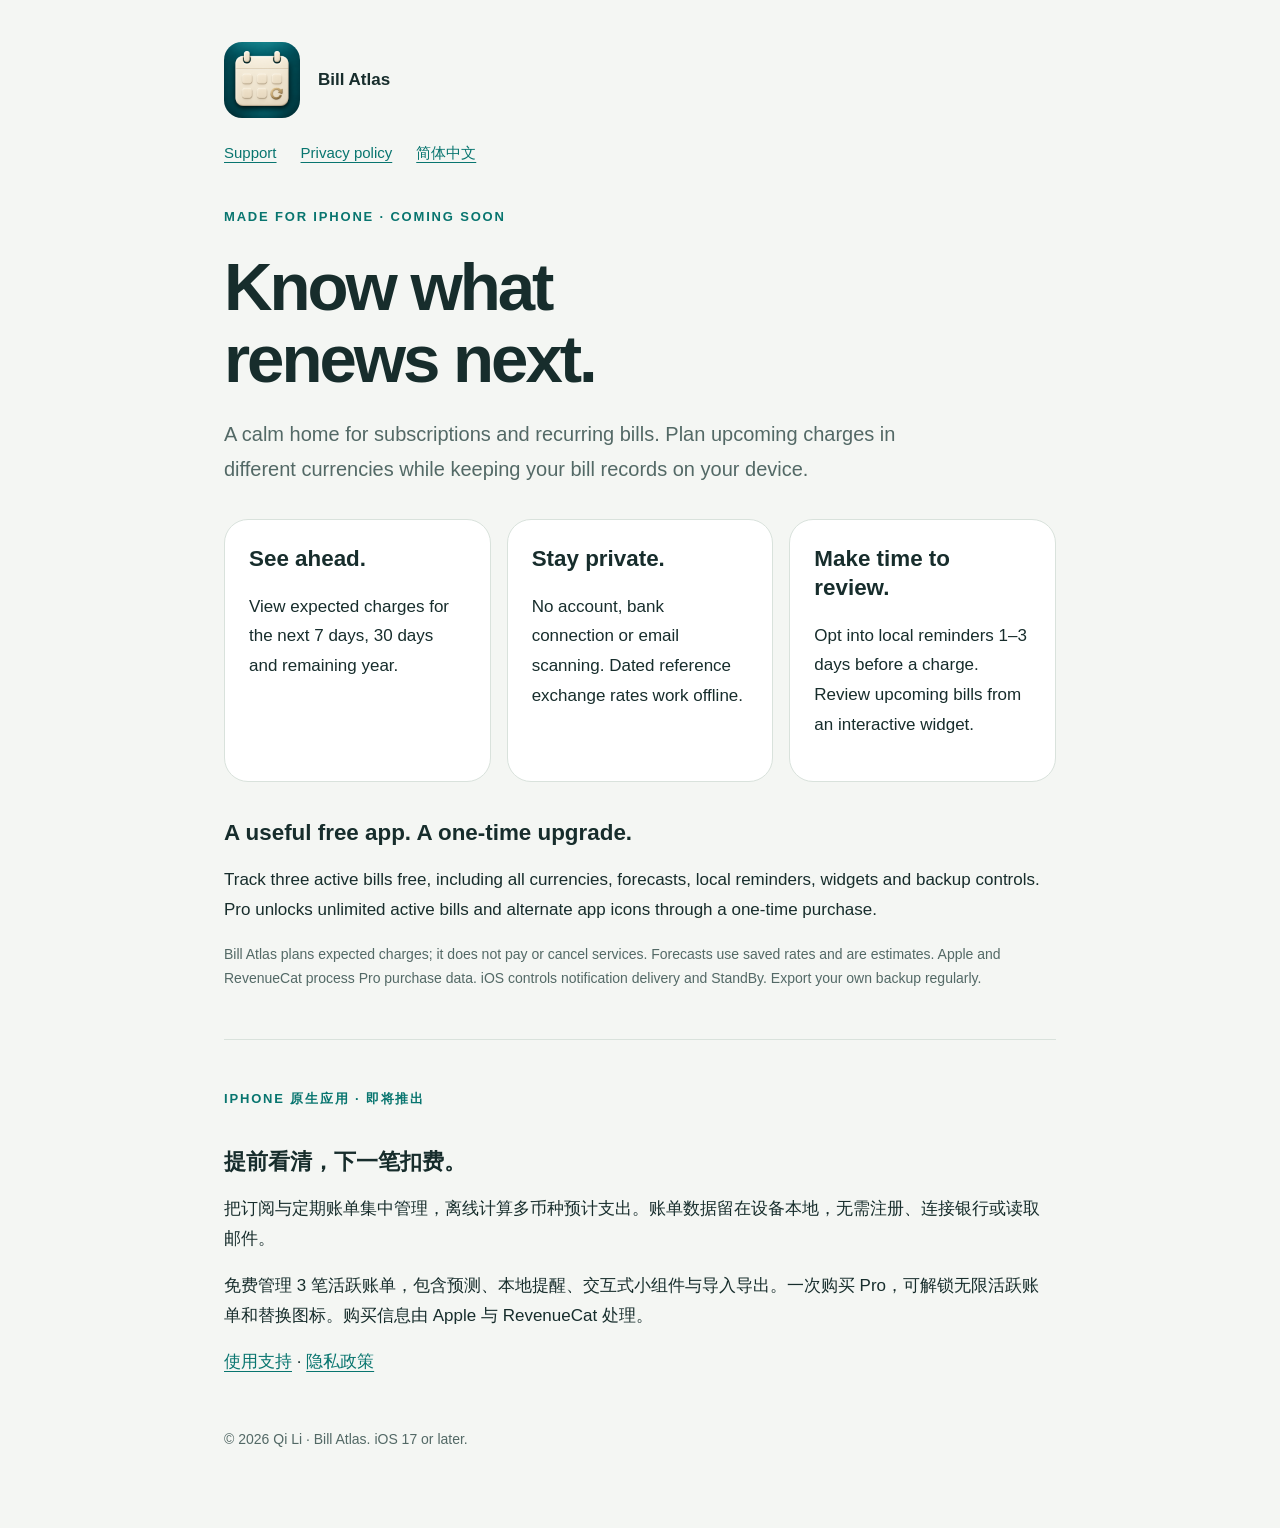
<file: static/bill-atlas/index.html>
<!doctype html><html lang="en"><head><meta charset="utf-8"><meta name="viewport" content="width=device-width,initial-scale=1"><meta name="description" content="Bill Atlas: private, offline subscription and recurring bill planning for iPhone."><title>Bill Atlas — Know what renews next</title><link rel="stylesheet" href="style.css"><link rel="icon" href="icon.png"></head><body><main><div class="brand"><img src="icon.png" width="76" height="76" alt="Bill Atlas calendar icon"><strong>Bill Atlas</strong></div><nav aria-label="Main navigation"><a href="support/">Support</a><a href="privacy/">Privacy policy</a><a href="#chinese" lang="zh-Hans">简体中文</a></nav><p class="eyebrow">Made for iPhone · Coming soon</p><h1>Know what<br>renews next.</h1><p class="lead">A calm home for subscriptions and recurring bills. Plan upcoming charges in different currencies while keeping your bill records on your device.</p><div class="cards"><article class="card"><h2>See ahead.</h2><p>View expected charges for the next 7 days, 30 days and remaining year.</p></article><article class="card"><h2>Stay private.</h2><p>No account, bank connection or email scanning. Dated reference exchange rates work offline.</p></article><article class="card"><h2>Make time to review.</h2><p>Opt into local reminders 1–3 days before a charge. Review upcoming bills from an interactive widget.</p></article></div><h2>A useful free app. A one-time upgrade.</h2><p>Track three active bills free, including all currencies, forecasts, local reminders, widgets and backup controls. Pro unlocks unlimited active bills and alternate app icons through a one-time purchase.</p><p class="muted">Bill Atlas plans expected charges; it does not pay or cancel services. Forecasts use saved rates and are estimates. Apple and RevenueCat process Pro purchase data. iOS controls notification delivery and StandBy. Export your own backup regularly.</p><hr><section id="chinese" lang="zh-Hans"><p class="eyebrow">iPhone 原生应用 · 即将推出</p><h2>提前看清，下一笔扣费。</h2><p>把订阅与定期账单集中管理，离线计算多币种预计支出。账单数据留在设备本地，无需注册、连接银行或读取邮件。</p><p>免费管理 3 笔活跃账单，包含预测、本地提醒、交互式小组件与导入导出。一次购买 Pro，可解锁无限活跃账单和替换图标。购买信息由 Apple 与 RevenueCat 处理。</p><p><a href="support/#chinese">使用支持</a> · <a href="privacy/#chinese">隐私政策</a></p></section><footer>© 2026 Qi Li · Bill Atlas. iOS 17 or later.</footer></main></body></html>
</file>
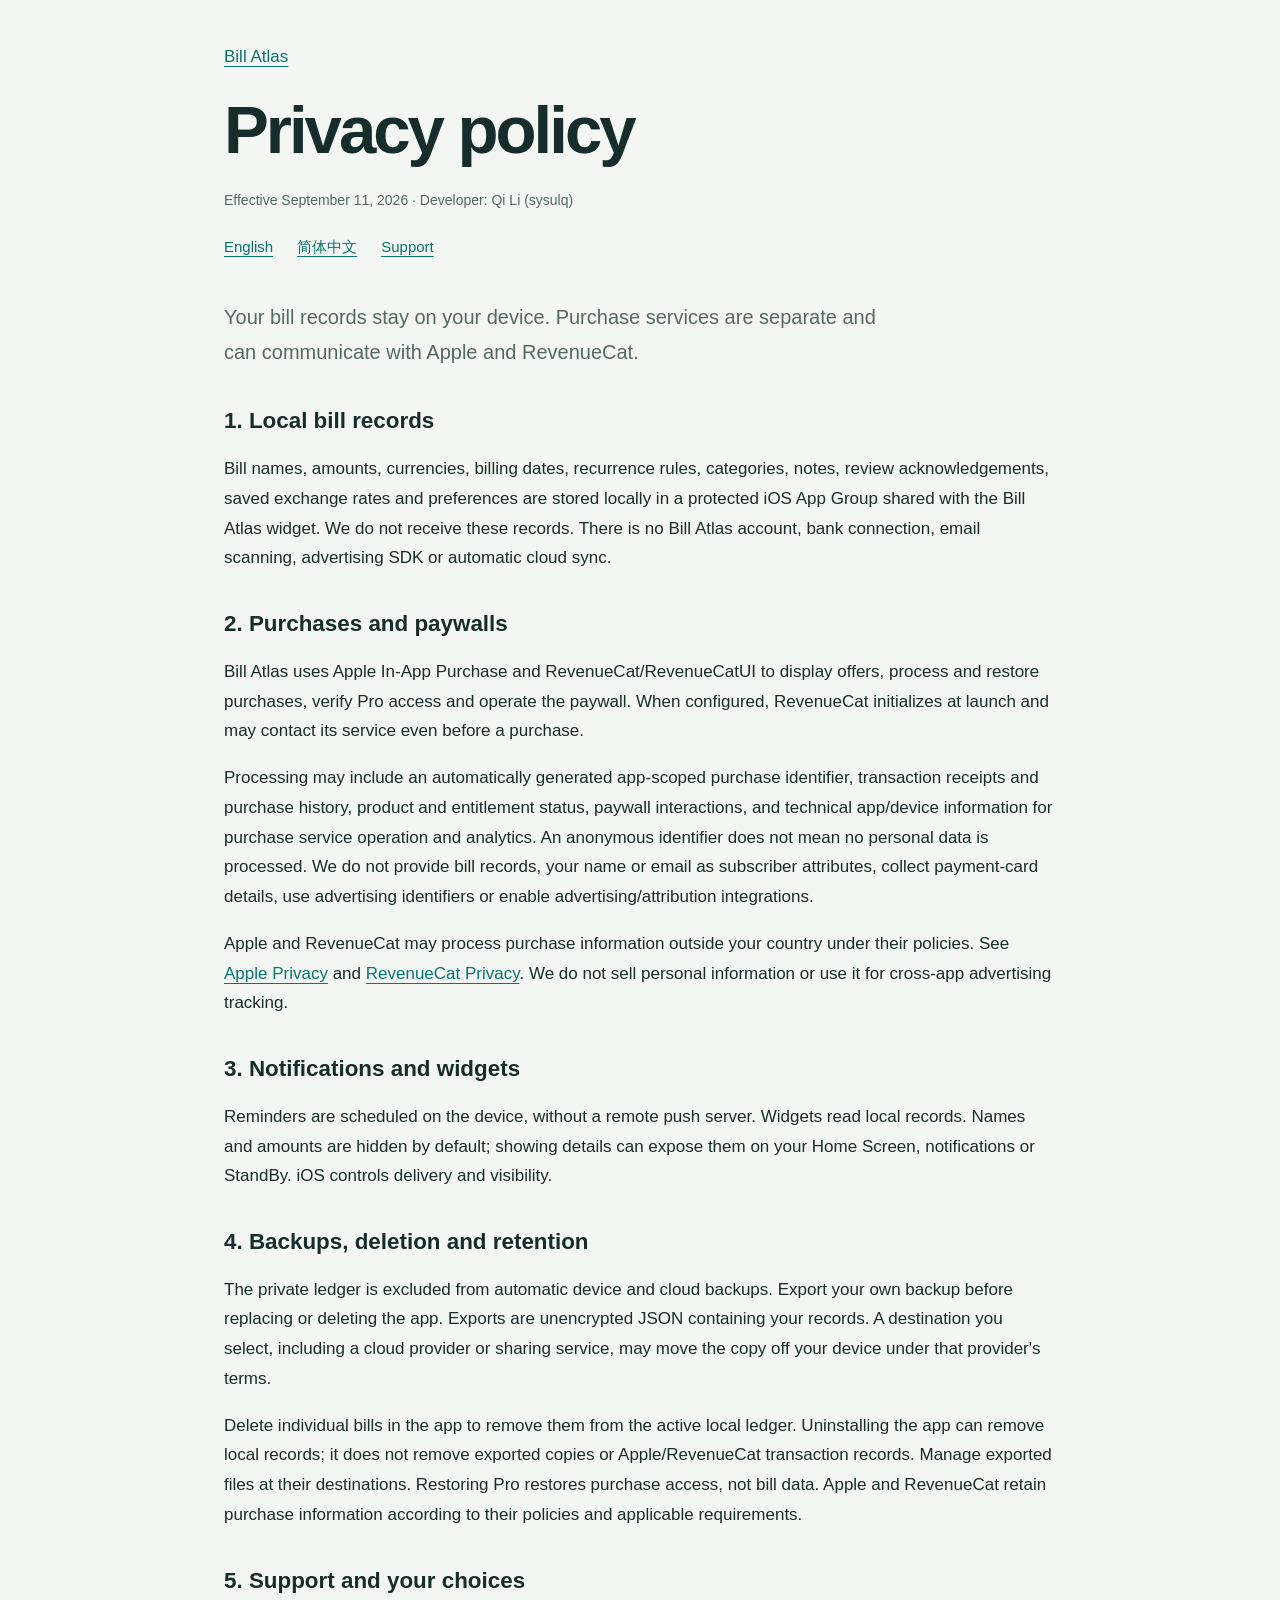
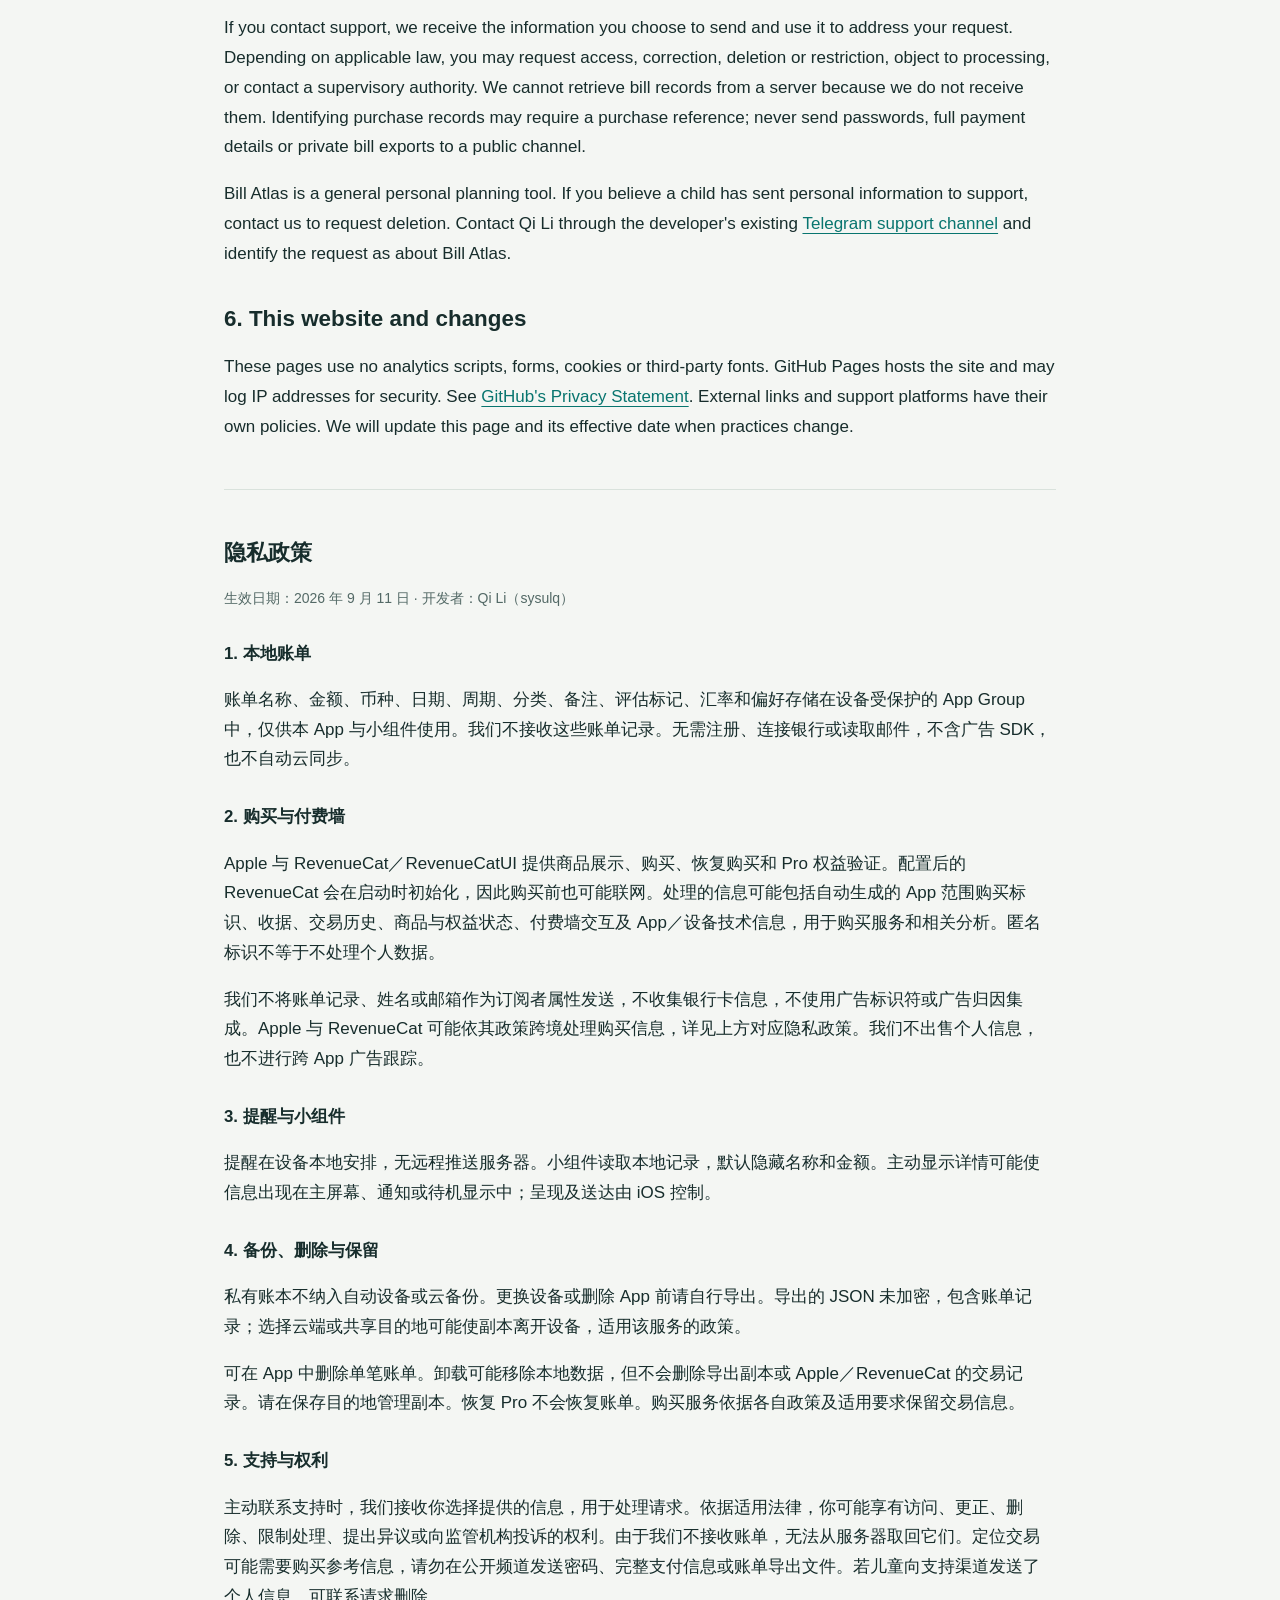
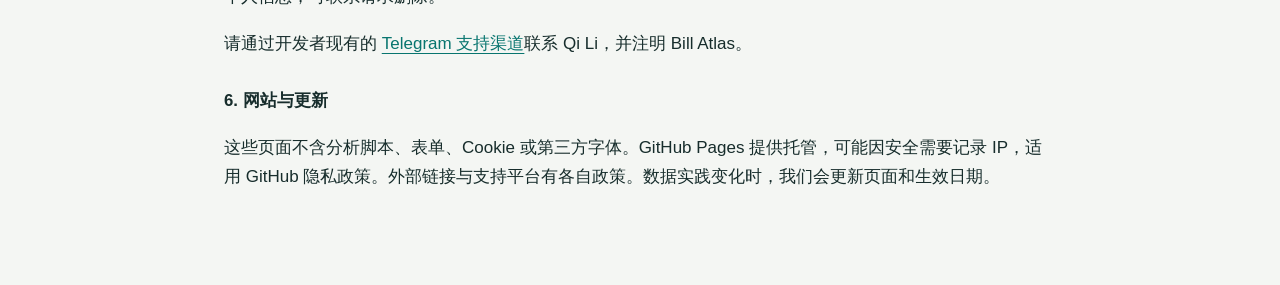
<file: static/bill-atlas/privacy/index.html>
<!doctype html><html lang="en"><head><meta charset="utf-8"><meta name="viewport" content="width=device-width,initial-scale=1"><title>Bill Atlas Privacy Policy</title><meta name="description" content="How Bill Atlas protects local bill records and processes Pro purchases."><link rel="stylesheet" href="../style.css"></head><body><main><a href="../">Bill Atlas</a><h1>Privacy policy</h1><p class="muted">Effective September 11, 2026 · Developer: Qi Li (sysulq)</p><nav aria-label="Policy languages"><a href="#english">English</a><a href="#chinese" lang="zh-Hans">简体中文</a><a href="../support/">Support</a></nav><section id="english"><p class="lead">Your bill records stay on your device. Purchase services are separate and can communicate with Apple and RevenueCat.</p><h2>1. Local bill records</h2><p>Bill names, amounts, currencies, billing dates, recurrence rules, categories, notes, review acknowledgements, saved exchange rates and preferences are stored locally in a protected iOS App Group shared with the Bill Atlas widget. We do not receive these records. There is no Bill Atlas account, bank connection, email scanning, advertising SDK or automatic cloud sync.</p><h2>2. Purchases and paywalls</h2><p>Bill Atlas uses Apple In-App Purchase and RevenueCat/RevenueCatUI to display offers, process and restore purchases, verify Pro access and operate the paywall. When configured, RevenueCat initializes at launch and may contact its service even before a purchase.</p><p>Processing may include an automatically generated app-scoped purchase identifier, transaction receipts and purchase history, product and entitlement status, paywall interactions, and technical app/device information for purchase service operation and analytics. An anonymous identifier does not mean no personal data is processed. We do not provide bill records, your name or email as subscriber attributes, collect payment-card details, use advertising identifiers or enable advertising/attribution integrations.</p><p>Apple and RevenueCat may process purchase information outside your country under their policies. See <a href="https://www.apple.com/legal/privacy/">Apple Privacy</a> and <a href="https://www.revenuecat.com/privacy/">RevenueCat Privacy</a>. We do not sell personal information or use it for cross-app advertising tracking.</p><h2>3. Notifications and widgets</h2><p>Reminders are scheduled on the device, without a remote push server. Widgets read local records. Names and amounts are hidden by default; showing details can expose them on your Home Screen, notifications or StandBy. iOS controls delivery and visibility.</p><h2>4. Backups, deletion and retention</h2><p>The private ledger is excluded from automatic device and cloud backups. Export your own backup before replacing or deleting the app. Exports are unencrypted JSON containing your records. A destination you select, including a cloud provider or sharing service, may move the copy off your device under that provider's terms.</p><p>Delete individual bills in the app to remove them from the active local ledger. Uninstalling the app can remove local records; it does not remove exported copies or Apple/RevenueCat transaction records. Manage exported files at their destinations. Restoring Pro restores purchase access, not bill data. Apple and RevenueCat retain purchase information according to their policies and applicable requirements.</p><h2>5. Support and your choices</h2><p>If you contact support, we receive the information you choose to send and use it to address your request. Depending on applicable law, you may request access, correction, deletion or restriction, object to processing, or contact a supervisory authority. We cannot retrieve bill records from a server because we do not receive them. Identifying purchase records may require a purchase reference; never send passwords, full payment details or private bill exports to a public channel.</p><p>Bill Atlas is a general personal planning tool. If you believe a child has sent personal information to support, contact us to request deletion. Contact Qi Li through the developer's existing <a href="https://t.me/AICut_Official">Telegram support channel</a> and identify the request as about Bill Atlas.</p><h2>6. This website and changes</h2><p>These pages use no analytics scripts, forms, cookies or third-party fonts. GitHub Pages hosts the site and may log IP addresses for security. See <a href="https://docs.github.com/en/site-policy/privacy-policies/github-general-privacy-statement">GitHub's Privacy Statement</a>. External links and support platforms have their own policies. We will update this page and its effective date when practices change.</p></section><hr><section id="chinese" lang="zh-Hans"><h2>隐私政策</h2><p class="muted">生效日期：2026 年 9 月 11 日 · 开发者：Qi Li（sysulq）</p><h3>1. 本地账单</h3><p>账单名称、金额、币种、日期、周期、分类、备注、评估标记、汇率和偏好存储在设备受保护的 App Group 中，仅供本 App 与小组件使用。我们不接收这些账单记录。无需注册、连接银行或读取邮件，不含广告 SDK，也不自动云同步。</p><h3>2. 购买与付费墙</h3><p>Apple 与 RevenueCat／RevenueCatUI 提供商品展示、购买、恢复购买和 Pro 权益验证。配置后的 RevenueCat 会在启动时初始化，因此购买前也可能联网。处理的信息可能包括自动生成的 App 范围购买标识、收据、交易历史、商品与权益状态、付费墙交互及 App／设备技术信息，用于购买服务和相关分析。匿名标识不等于不处理个人数据。</p><p>我们不将账单记录、姓名或邮箱作为订阅者属性发送，不收集银行卡信息，不使用广告标识符或广告归因集成。Apple 与 RevenueCat 可能依其政策跨境处理购买信息，详见上方对应隐私政策。我们不出售个人信息，也不进行跨 App 广告跟踪。</p><h3>3. 提醒与小组件</h3><p>提醒在设备本地安排，无远程推送服务器。小组件读取本地记录，默认隐藏名称和金额。主动显示详情可能使信息出现在主屏幕、通知或待机显示中；呈现及送达由 iOS 控制。</p><h3>4. 备份、删除与保留</h3><p>私有账本不纳入自动设备或云备份。更换设备或删除 App 前请自行导出。导出的 JSON 未加密，包含账单记录；选择云端或共享目的地可能使副本离开设备，适用该服务的政策。</p><p>可在 App 中删除单笔账单。卸载可能移除本地数据，但不会删除导出副本或 Apple／RevenueCat 的交易记录。请在保存目的地管理副本。恢复 Pro 不会恢复账单。购买服务依据各自政策及适用要求保留交易信息。</p><h3>5. 支持与权利</h3><p>主动联系支持时，我们接收你选择提供的信息，用于处理请求。依据适用法律，你可能享有访问、更正、删除、限制处理、提出异议或向监管机构投诉的权利。由于我们不接收账单，无法从服务器取回它们。定位交易可能需要购买参考信息，请勿在公开频道发送密码、完整支付信息或账单导出文件。若儿童向支持渠道发送了个人信息，可联系请求删除。</p><p>请通过开发者现有的 <a href="https://t.me/AICut_Official">Telegram 支持渠道</a>联系 Qi Li，并注明 Bill Atlas。</p><h3>6. 网站与更新</h3><p>这些页面不含分析脚本、表单、Cookie 或第三方字体。GitHub Pages 提供托管，可能因安全需要记录 IP，适用 GitHub 隐私政策。外部链接与支持平台有各自政策。数据实践变化时，我们会更新页面和生效日期。</p></section></main></body></html>
</file>
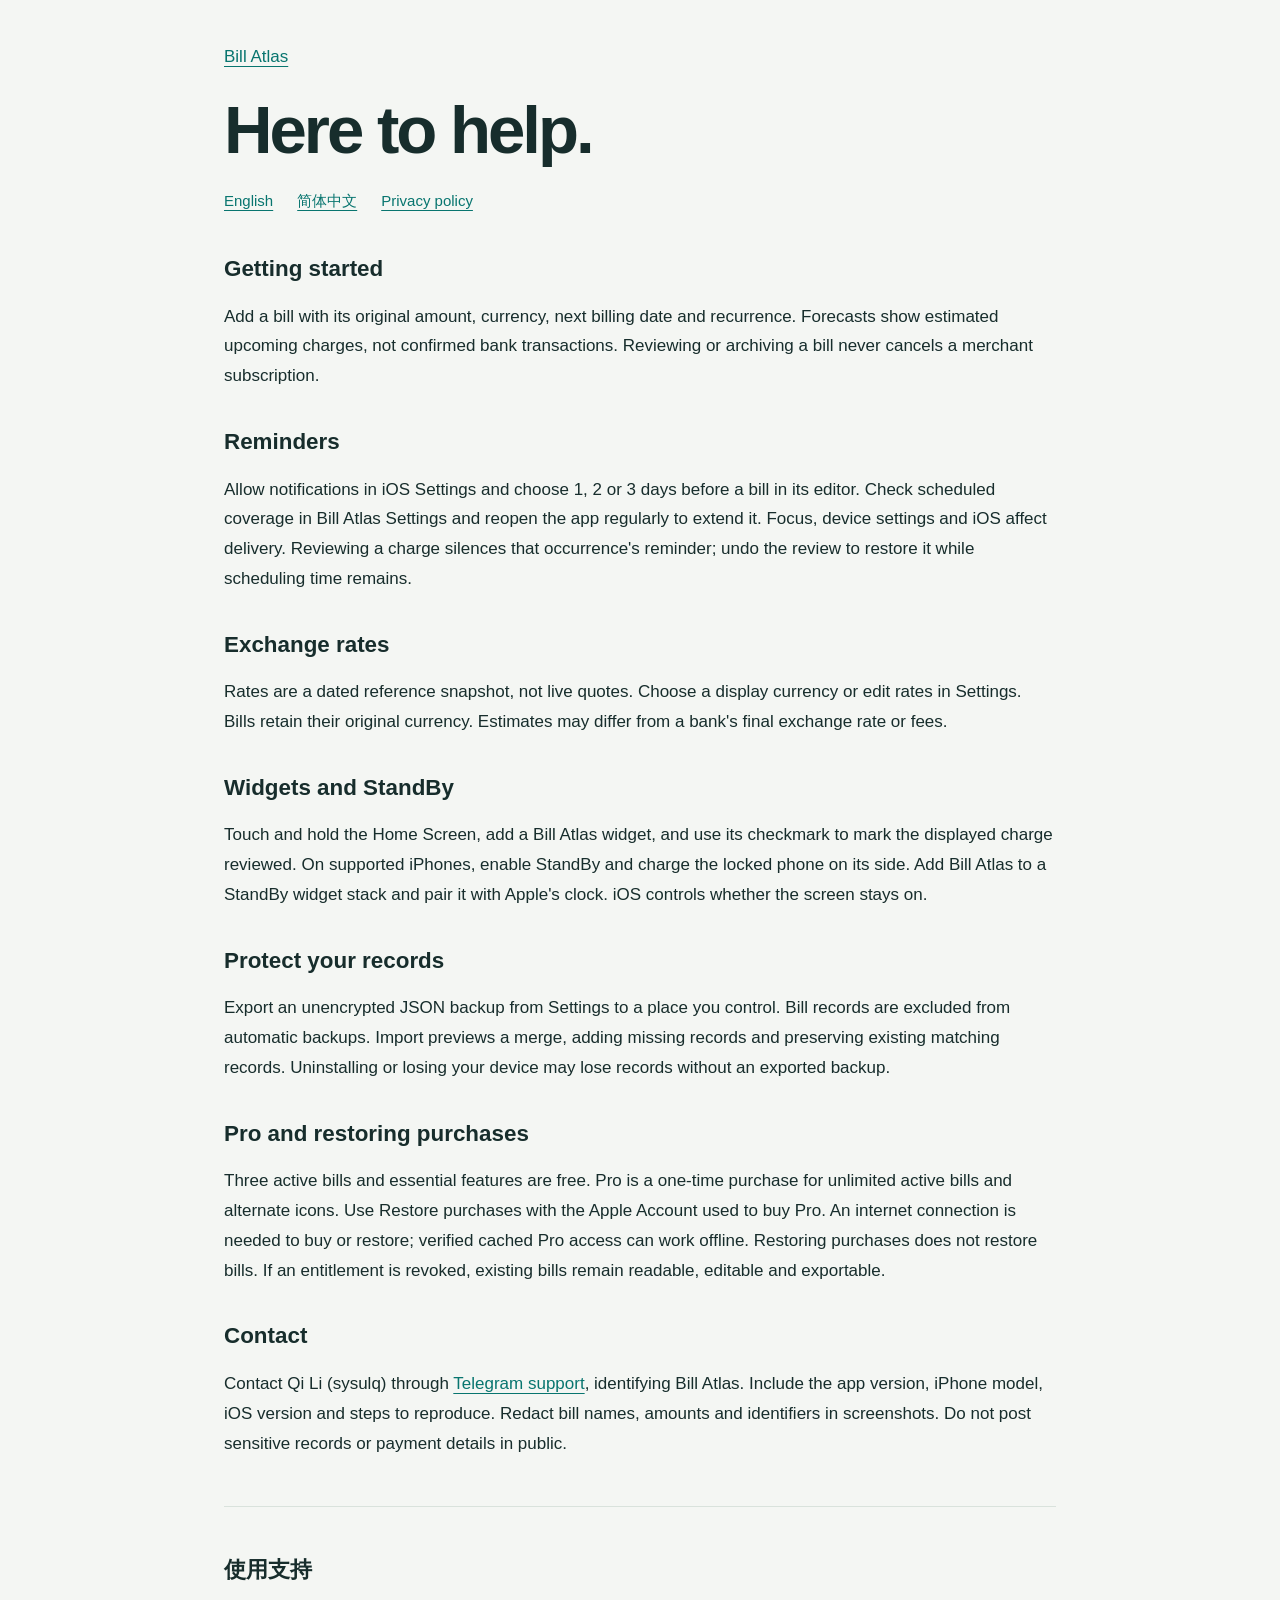
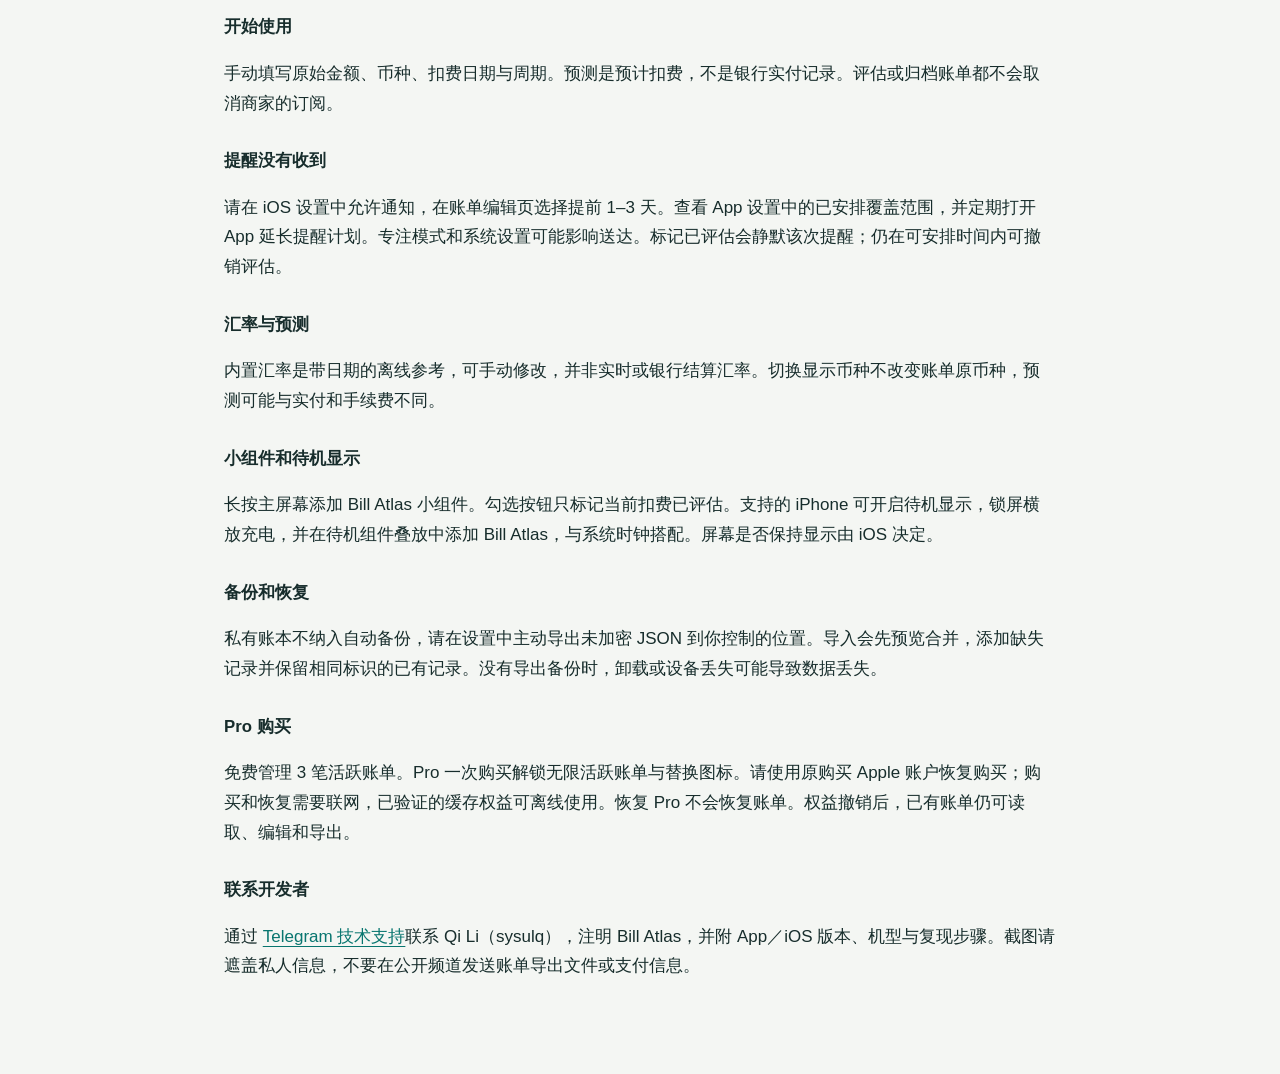
<file: static/bill-atlas/support/index.html>
<!doctype html><html lang="en"><head><meta charset="utf-8"><meta name="viewport" content="width=device-width,initial-scale=1"><title>Bill Atlas Support</title><meta name="description" content="Help with bills, local reminders, backups, widgets and Pro purchases in Bill Atlas."><link rel="stylesheet" href="../style.css"></head><body><main><a href="../">Bill Atlas</a><h1>Here to help.</h1><nav aria-label="Support languages"><a href="#english">English</a><a href="#chinese" lang="zh-Hans">简体中文</a><a href="../privacy/">Privacy policy</a></nav><section id="english"><h2>Getting started</h2><p>Add a bill with its original amount, currency, next billing date and recurrence. Forecasts show estimated upcoming charges, not confirmed bank transactions. Reviewing or archiving a bill never cancels a merchant subscription.</p><h2>Reminders</h2><p>Allow notifications in iOS Settings and choose 1, 2 or 3 days before a bill in its editor. Check scheduled coverage in Bill Atlas Settings and reopen the app regularly to extend it. Focus, device settings and iOS affect delivery. Reviewing a charge silences that occurrence's reminder; undo the review to restore it while scheduling time remains.</p><h2>Exchange rates</h2><p>Rates are a dated reference snapshot, not live quotes. Choose a display currency or edit rates in Settings. Bills retain their original currency. Estimates may differ from a bank's final exchange rate or fees.</p><h2>Widgets and StandBy</h2><p>Touch and hold the Home Screen, add a Bill Atlas widget, and use its checkmark to mark the displayed charge reviewed. On supported iPhones, enable StandBy and charge the locked phone on its side. Add Bill Atlas to a StandBy widget stack and pair it with Apple's clock. iOS controls whether the screen stays on.</p><h2>Protect your records</h2><p>Export an unencrypted JSON backup from Settings to a place you control. Bill records are excluded from automatic backups. Import previews a merge, adding missing records and preserving existing matching records. Uninstalling or losing your device may lose records without an exported backup.</p><h2>Pro and restoring purchases</h2><p>Three active bills and essential features are free. Pro is a one-time purchase for unlimited active bills and alternate icons. Use Restore purchases with the Apple Account used to buy Pro. An internet connection is needed to buy or restore; verified cached Pro access can work offline. Restoring purchases does not restore bills. If an entitlement is revoked, existing bills remain readable, editable and exportable.</p><h2>Contact</h2><p>Contact Qi Li (sysulq) through <a href="https://t.me/AICut_Official">Telegram support</a>, identifying Bill Atlas. Include the app version, iPhone model, iOS version and steps to reproduce. Redact bill names, amounts and identifiers in screenshots. Do not post sensitive records or payment details in public.</p></section><hr><section id="chinese" lang="zh-Hans"><h2>使用支持</h2><h3>开始使用</h3><p>手动填写原始金额、币种、扣费日期与周期。预测是预计扣费，不是银行实付记录。评估或归档账单都不会取消商家的订阅。</p><h3>提醒没有收到</h3><p>请在 iOS 设置中允许通知，在账单编辑页选择提前 1–3 天。查看 App 设置中的已安排覆盖范围，并定期打开 App 延长提醒计划。专注模式和系统设置可能影响送达。标记已评估会静默该次提醒；仍在可安排时间内可撤销评估。</p><h3>汇率与预测</h3><p>内置汇率是带日期的离线参考，可手动修改，并非实时或银行结算汇率。切换显示币种不改变账单原币种，预测可能与实付和手续费不同。</p><h3>小组件和待机显示</h3><p>长按主屏幕添加 Bill Atlas 小组件。勾选按钮只标记当前扣费已评估。支持的 iPhone 可开启待机显示，锁屏横放充电，并在待机组件叠放中添加 Bill Atlas，与系统时钟搭配。屏幕是否保持显示由 iOS 决定。</p><h3>备份和恢复</h3><p>私有账本不纳入自动备份，请在设置中主动导出未加密 JSON 到你控制的位置。导入会先预览合并，添加缺失记录并保留相同标识的已有记录。没有导出备份时，卸载或设备丢失可能导致数据丢失。</p><h3>Pro 购买</h3><p>免费管理 3 笔活跃账单。Pro 一次购买解锁无限活跃账单与替换图标。请使用原购买 Apple 账户恢复购买；购买和恢复需要联网，已验证的缓存权益可离线使用。恢复 Pro 不会恢复账单。权益撤销后，已有账单仍可读取、编辑和导出。</p><h3>联系开发者</h3><p>通过 <a href="https://t.me/AICut_Official">Telegram 技术支持</a>联系 Qi Li（sysulq），注明 Bill Atlas，并附 App／iOS 版本、机型与复现步骤。截图请遮盖私人信息，不要在公开频道发送账单导出文件或支付信息。</p></section></main></body></html>
</file>
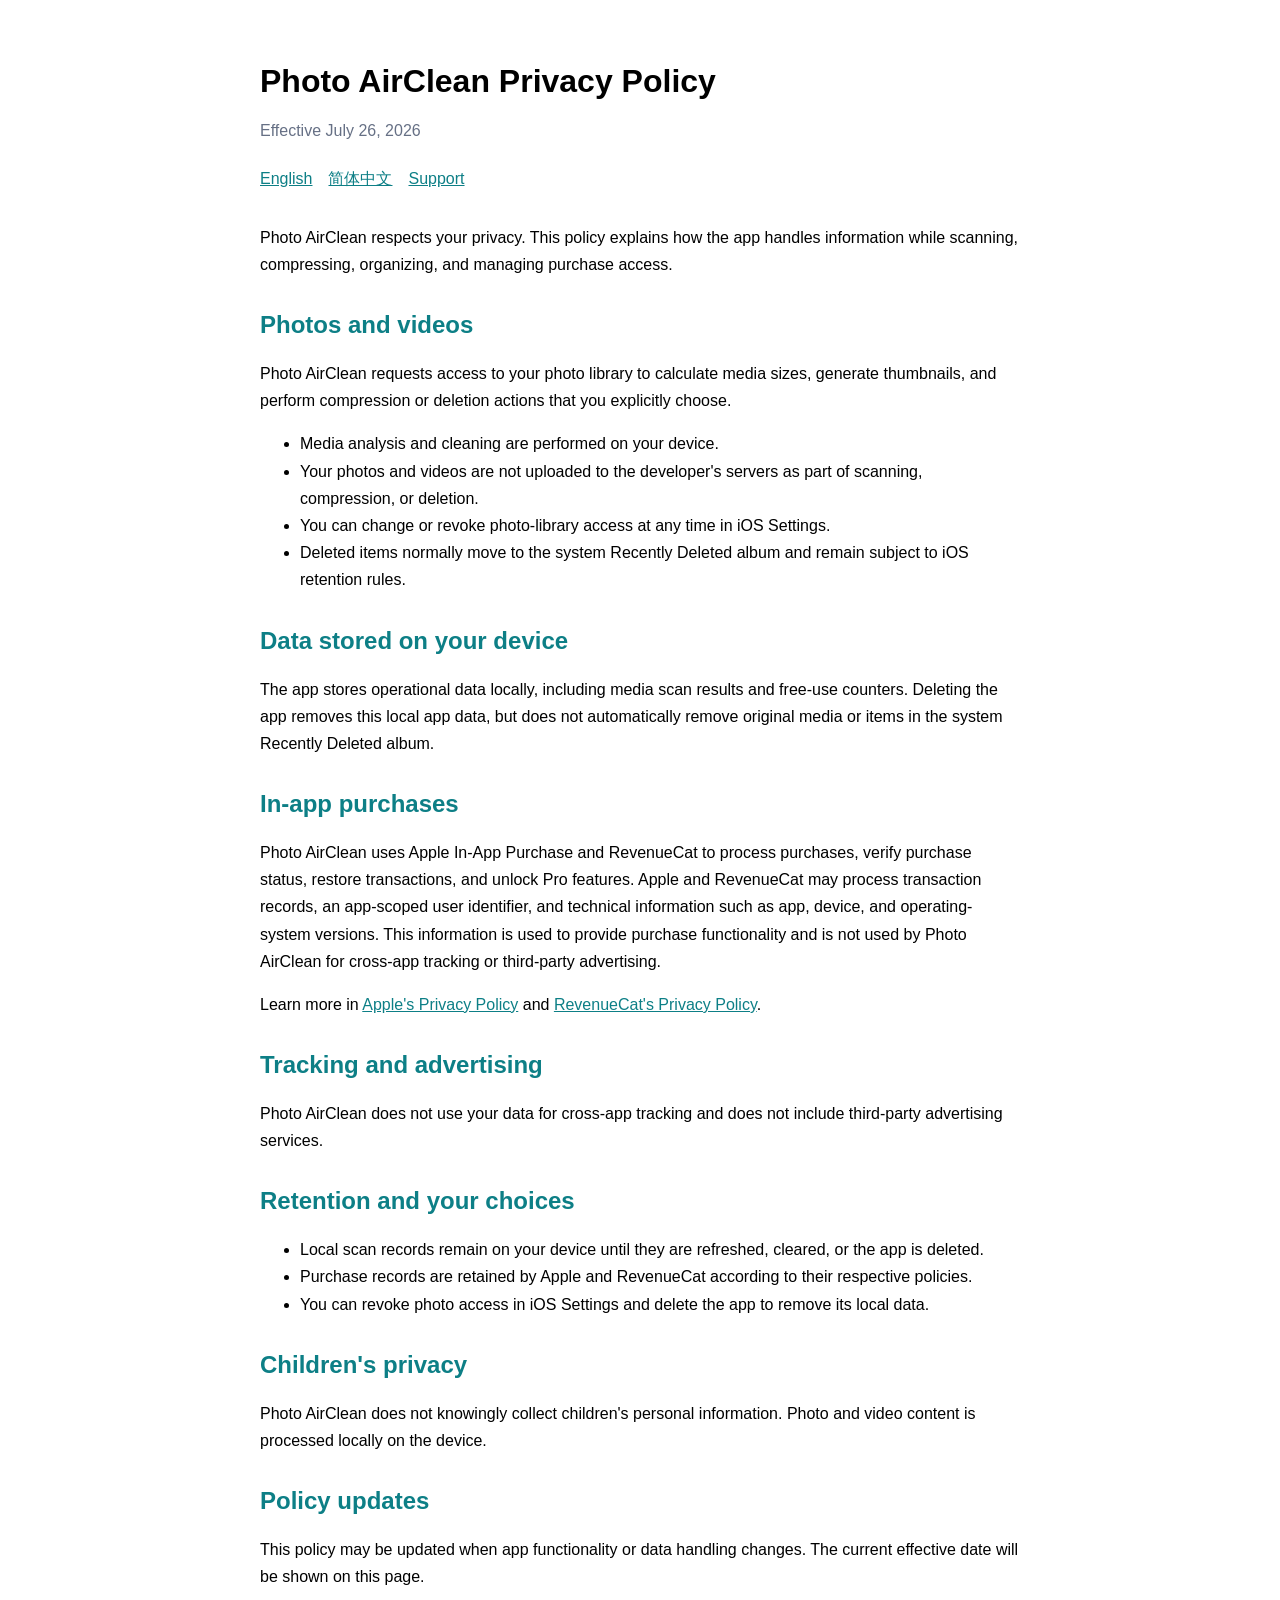
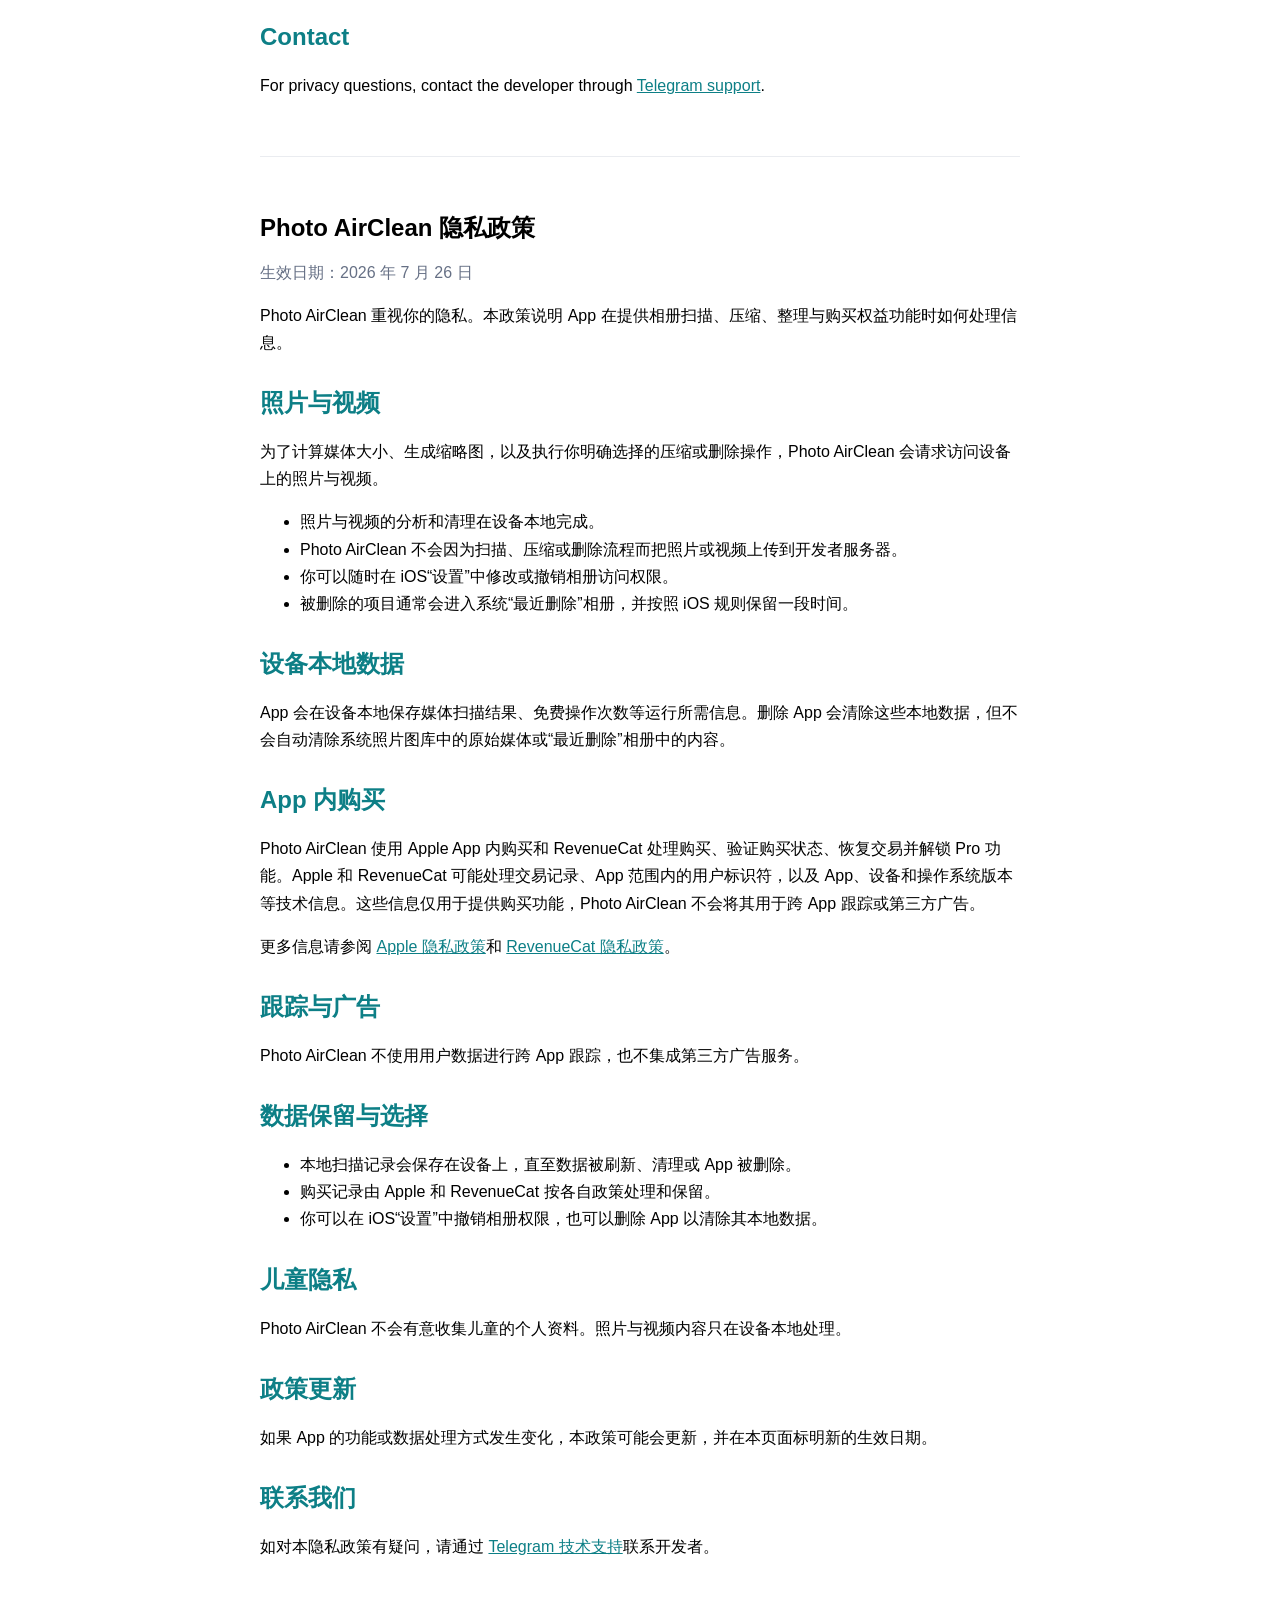
<file: static/photo-airclean/privacy/index.html>
<!doctype html>
<html lang="en">
<head>
  <meta charset="utf-8">
  <meta name="viewport" content="width=device-width, initial-scale=1">
  <meta name="description" content="Photo AirClean privacy policy">
  <title>Photo AirClean Privacy Policy</title>
  <style>
    :root { color-scheme: light dark; --accent: #0d7f86; --muted: #667085; }
    body { margin: 0; font: 16px/1.7 -apple-system, BlinkMacSystemFont, "Segoe UI", sans-serif; }
    main { max-width: 760px; margin: 0 auto; padding: 40px 22px 72px; }
    h1, h2 { line-height: 1.25; }
    h1 { margin-bottom: 4px; }
    h2 { margin-top: 32px; color: var(--accent); }
    .muted { color: var(--muted); }
    nav { display: flex; gap: 16px; margin: 20px 0 32px; }
    a { color: var(--accent); }
    hr { margin: 56px 0; border: 0; border-top: 1px solid #98a2b333; }
  </style>
</head>
<body>
<main>
  <h1>Photo AirClean Privacy Policy</h1>
  <p class="muted">Effective July 26, 2026</p>
  <nav><a href="#english">English</a><a href="#chinese">简体中文</a><a href="/photo-airclean/support/">Support</a></nav>

  <section id="english" lang="en">
    <p>Photo AirClean respects your privacy. This policy explains how the app handles information while scanning, compressing, organizing, and managing purchase access.</p>

    <h2>Photos and videos</h2>
    <p>Photo AirClean requests access to your photo library to calculate media sizes, generate thumbnails, and perform compression or deletion actions that you explicitly choose.</p>
    <ul>
      <li>Media analysis and cleaning are performed on your device.</li>
      <li>Your photos and videos are not uploaded to the developer's servers as part of scanning, compression, or deletion.</li>
      <li>You can change or revoke photo-library access at any time in iOS Settings.</li>
      <li>Deleted items normally move to the system Recently Deleted album and remain subject to iOS retention rules.</li>
    </ul>

    <h2>Data stored on your device</h2>
    <p>The app stores operational data locally, including media scan results and free-use counters. Deleting the app removes this local app data, but does not automatically remove original media or items in the system Recently Deleted album.</p>

    <h2>In-app purchases</h2>
    <p>Photo AirClean uses Apple In-App Purchase and RevenueCat to process purchases, verify purchase status, restore transactions, and unlock Pro features. Apple and RevenueCat may process transaction records, an app-scoped user identifier, and technical information such as app, device, and operating-system versions. This information is used to provide purchase functionality and is not used by Photo AirClean for cross-app tracking or third-party advertising.</p>
    <p>Learn more in <a href="https://www.apple.com/legal/privacy/">Apple's Privacy Policy</a> and <a href="https://www.revenuecat.com/privacy/">RevenueCat's Privacy Policy</a>.</p>

    <h2>Tracking and advertising</h2>
    <p>Photo AirClean does not use your data for cross-app tracking and does not include third-party advertising services.</p>

    <h2>Retention and your choices</h2>
    <ul>
      <li>Local scan records remain on your device until they are refreshed, cleared, or the app is deleted.</li>
      <li>Purchase records are retained by Apple and RevenueCat according to their respective policies.</li>
      <li>You can revoke photo access in iOS Settings and delete the app to remove its local data.</li>
    </ul>

    <h2>Children's privacy</h2>
    <p>Photo AirClean does not knowingly collect children's personal information. Photo and video content is processed locally on the device.</p>

    <h2>Policy updates</h2>
    <p>This policy may be updated when app functionality or data handling changes. The current effective date will be shown on this page.</p>

    <h2>Contact</h2>
    <p>For privacy questions, contact the developer through <a href="https://t.me/AICut_Official">Telegram support</a>.</p>
  </section>

  <hr>

  <section id="chinese" lang="zh-Hans">
    <h1>Photo AirClean 隐私政策</h1>
    <p class="muted">生效日期：2026 年 7 月 26 日</p>
    <p>Photo AirClean 重视你的隐私。本政策说明 App 在提供相册扫描、压缩、整理与购买权益功能时如何处理信息。</p>

    <h2>照片与视频</h2>
    <p>为了计算媒体大小、生成缩略图，以及执行你明确选择的压缩或删除操作，Photo AirClean 会请求访问设备上的照片与视频。</p>
    <ul>
      <li>照片与视频的分析和清理在设备本地完成。</li>
      <li>Photo AirClean 不会因为扫描、压缩或删除流程而把照片或视频上传到开发者服务器。</li>
      <li>你可以随时在 iOS“设置”中修改或撤销相册访问权限。</li>
      <li>被删除的项目通常会进入系统“最近删除”相册，并按照 iOS 规则保留一段时间。</li>
    </ul>

    <h2>设备本地数据</h2>
    <p>App 会在设备本地保存媒体扫描结果、免费操作次数等运行所需信息。删除 App 会清除这些本地数据，但不会自动清除系统照片图库中的原始媒体或“最近删除”相册中的内容。</p>

    <h2>App 内购买</h2>
    <p>Photo AirClean 使用 Apple App 内购买和 RevenueCat 处理购买、验证购买状态、恢复交易并解锁 Pro 功能。Apple 和 RevenueCat 可能处理交易记录、App 范围内的用户标识符，以及 App、设备和操作系统版本等技术信息。这些信息仅用于提供购买功能，Photo AirClean 不会将其用于跨 App 跟踪或第三方广告。</p>
    <p>更多信息请参阅 <a href="https://www.apple.com/legal/privacy/">Apple 隐私政策</a>和 <a href="https://www.revenuecat.com/privacy/">RevenueCat 隐私政策</a>。</p>

    <h2>跟踪与广告</h2>
    <p>Photo AirClean 不使用用户数据进行跨 App 跟踪，也不集成第三方广告服务。</p>

    <h2>数据保留与选择</h2>
    <ul>
      <li>本地扫描记录会保存在设备上，直至数据被刷新、清理或 App 被删除。</li>
      <li>购买记录由 Apple 和 RevenueCat 按各自政策处理和保留。</li>
      <li>你可以在 iOS“设置”中撤销相册权限，也可以删除 App 以清除其本地数据。</li>
    </ul>

    <h2>儿童隐私</h2>
    <p>Photo AirClean 不会有意收集儿童的个人资料。照片与视频内容只在设备本地处理。</p>

    <h2>政策更新</h2>
    <p>如果 App 的功能或数据处理方式发生变化，本政策可能会更新，并在本页面标明新的生效日期。</p>

    <h2>联系我们</h2>
    <p>如对本隐私政策有疑问，请通过 <a href="https://t.me/AICut_Official">Telegram 技术支持</a>联系开发者。</p>
  </section>
</main>
</body>
</html>
</file>
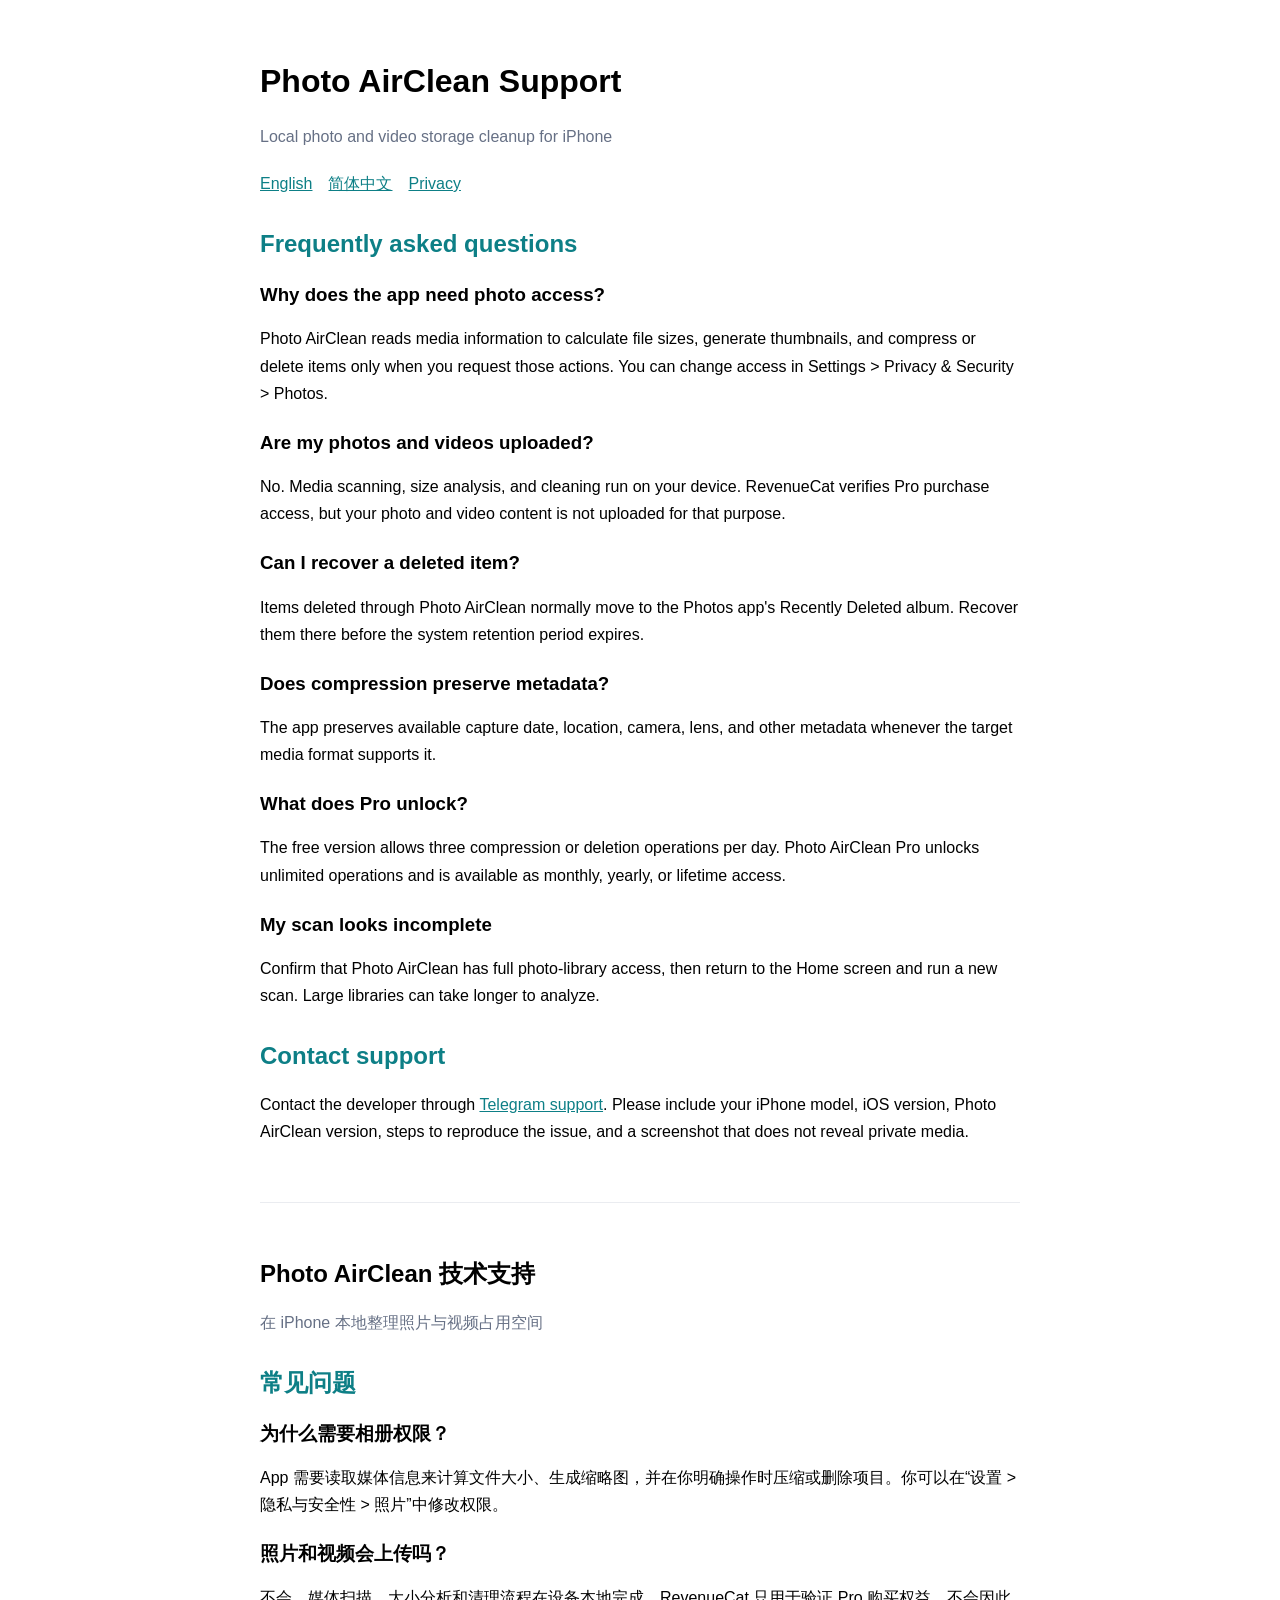
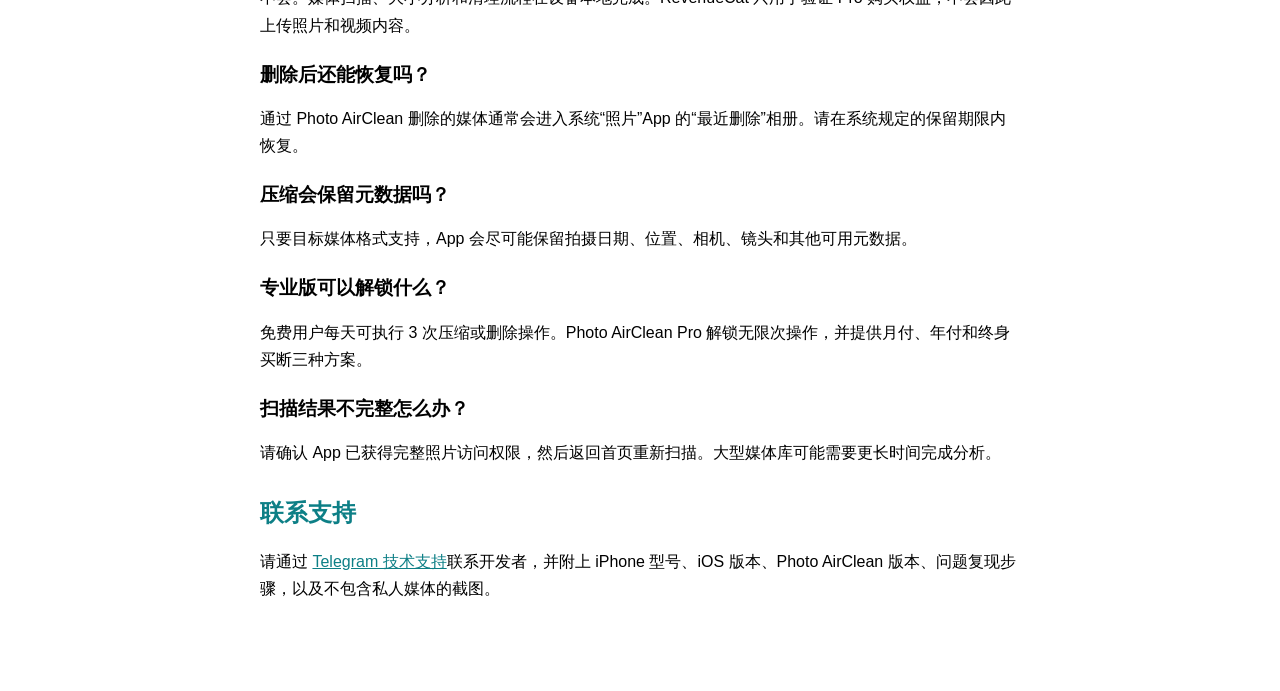
<file: static/photo-airclean/support/index.html>
<!doctype html>
<html lang="en">
<head>
  <meta charset="utf-8">
  <meta name="viewport" content="width=device-width, initial-scale=1">
  <meta name="description" content="Photo AirClean support">
  <title>Photo AirClean Support</title>
  <style>
    :root { color-scheme: light dark; --accent: #0d7f86; --muted: #667085; }
    body { margin: 0; font: 16px/1.7 -apple-system, BlinkMacSystemFont, "Segoe UI", sans-serif; }
    main { max-width: 760px; margin: 0 auto; padding: 40px 22px 72px; }
    h1, h2, h3 { line-height: 1.25; }
    h2 { margin-top: 32px; color: var(--accent); }
    h3 { margin-top: 24px; }
    .muted { color: var(--muted); }
    nav { display: flex; gap: 16px; margin: 20px 0 32px; }
    a { color: var(--accent); }
    hr { margin: 56px 0; border: 0; border-top: 1px solid #98a2b333; }
  </style>
</head>
<body>
<main>
  <h1>Photo AirClean Support</h1>
  <p class="muted">Local photo and video storage cleanup for iPhone</p>
  <nav><a href="#english">English</a><a href="#chinese">简体中文</a><a href="/photo-airclean/privacy/">Privacy</a></nav>

  <section id="english" lang="en">
    <h2>Frequently asked questions</h2>

    <h3>Why does the app need photo access?</h3>
    <p>Photo AirClean reads media information to calculate file sizes, generate thumbnails, and compress or delete items only when you request those actions. You can change access in Settings &gt; Privacy &amp; Security &gt; Photos.</p>

    <h3>Are my photos and videos uploaded?</h3>
    <p>No. Media scanning, size analysis, and cleaning run on your device. RevenueCat verifies Pro purchase access, but your photo and video content is not uploaded for that purpose.</p>

    <h3>Can I recover a deleted item?</h3>
    <p>Items deleted through Photo AirClean normally move to the Photos app's Recently Deleted album. Recover them there before the system retention period expires.</p>

    <h3>Does compression preserve metadata?</h3>
    <p>The app preserves available capture date, location, camera, lens, and other metadata whenever the target media format supports it.</p>

    <h3>What does Pro unlock?</h3>
    <p>The free version allows three compression or deletion operations per day. Photo AirClean Pro unlocks unlimited operations and is available as monthly, yearly, or lifetime access.</p>

    <h3>My scan looks incomplete</h3>
    <p>Confirm that Photo AirClean has full photo-library access, then return to the Home screen and run a new scan. Large libraries can take longer to analyze.</p>

    <h2>Contact support</h2>
    <p>Contact the developer through <a href="https://t.me/AICut_Official">Telegram support</a>. Please include your iPhone model, iOS version, Photo AirClean version, steps to reproduce the issue, and a screenshot that does not reveal private media.</p>
  </section>

  <hr>

  <section id="chinese" lang="zh-Hans">
    <h1>Photo AirClean 技术支持</h1>
    <p class="muted">在 iPhone 本地整理照片与视频占用空间</p>

    <h2>常见问题</h2>

    <h3>为什么需要相册权限？</h3>
    <p>App 需要读取媒体信息来计算文件大小、生成缩略图，并在你明确操作时压缩或删除项目。你可以在“设置 &gt; 隐私与安全性 &gt; 照片”中修改权限。</p>

    <h3>照片和视频会上传吗？</h3>
    <p>不会。媒体扫描、大小分析和清理流程在设备本地完成。RevenueCat 只用于验证 Pro 购买权益，不会因此上传照片和视频内容。</p>

    <h3>删除后还能恢复吗？</h3>
    <p>通过 Photo AirClean 删除的媒体通常会进入系统“照片”App 的“最近删除”相册。请在系统规定的保留期限内恢复。</p>

    <h3>压缩会保留元数据吗？</h3>
    <p>只要目标媒体格式支持，App 会尽可能保留拍摄日期、位置、相机、镜头和其他可用元数据。</p>

    <h3>专业版可以解锁什么？</h3>
    <p>免费用户每天可执行 3 次压缩或删除操作。Photo AirClean Pro 解锁无限次操作，并提供月付、年付和终身买断三种方案。</p>

    <h3>扫描结果不完整怎么办？</h3>
    <p>请确认 App 已获得完整照片访问权限，然后返回首页重新扫描。大型媒体库可能需要更长时间完成分析。</p>

    <h2>联系支持</h2>
    <p>请通过 <a href="https://t.me/AICut_Official">Telegram 技术支持</a>联系开发者，并附上 iPhone 型号、iOS 版本、Photo AirClean 版本、问题复现步骤，以及不包含私人媒体的截图。</p>
  </section>
</main>
</body>
</html>
</file>
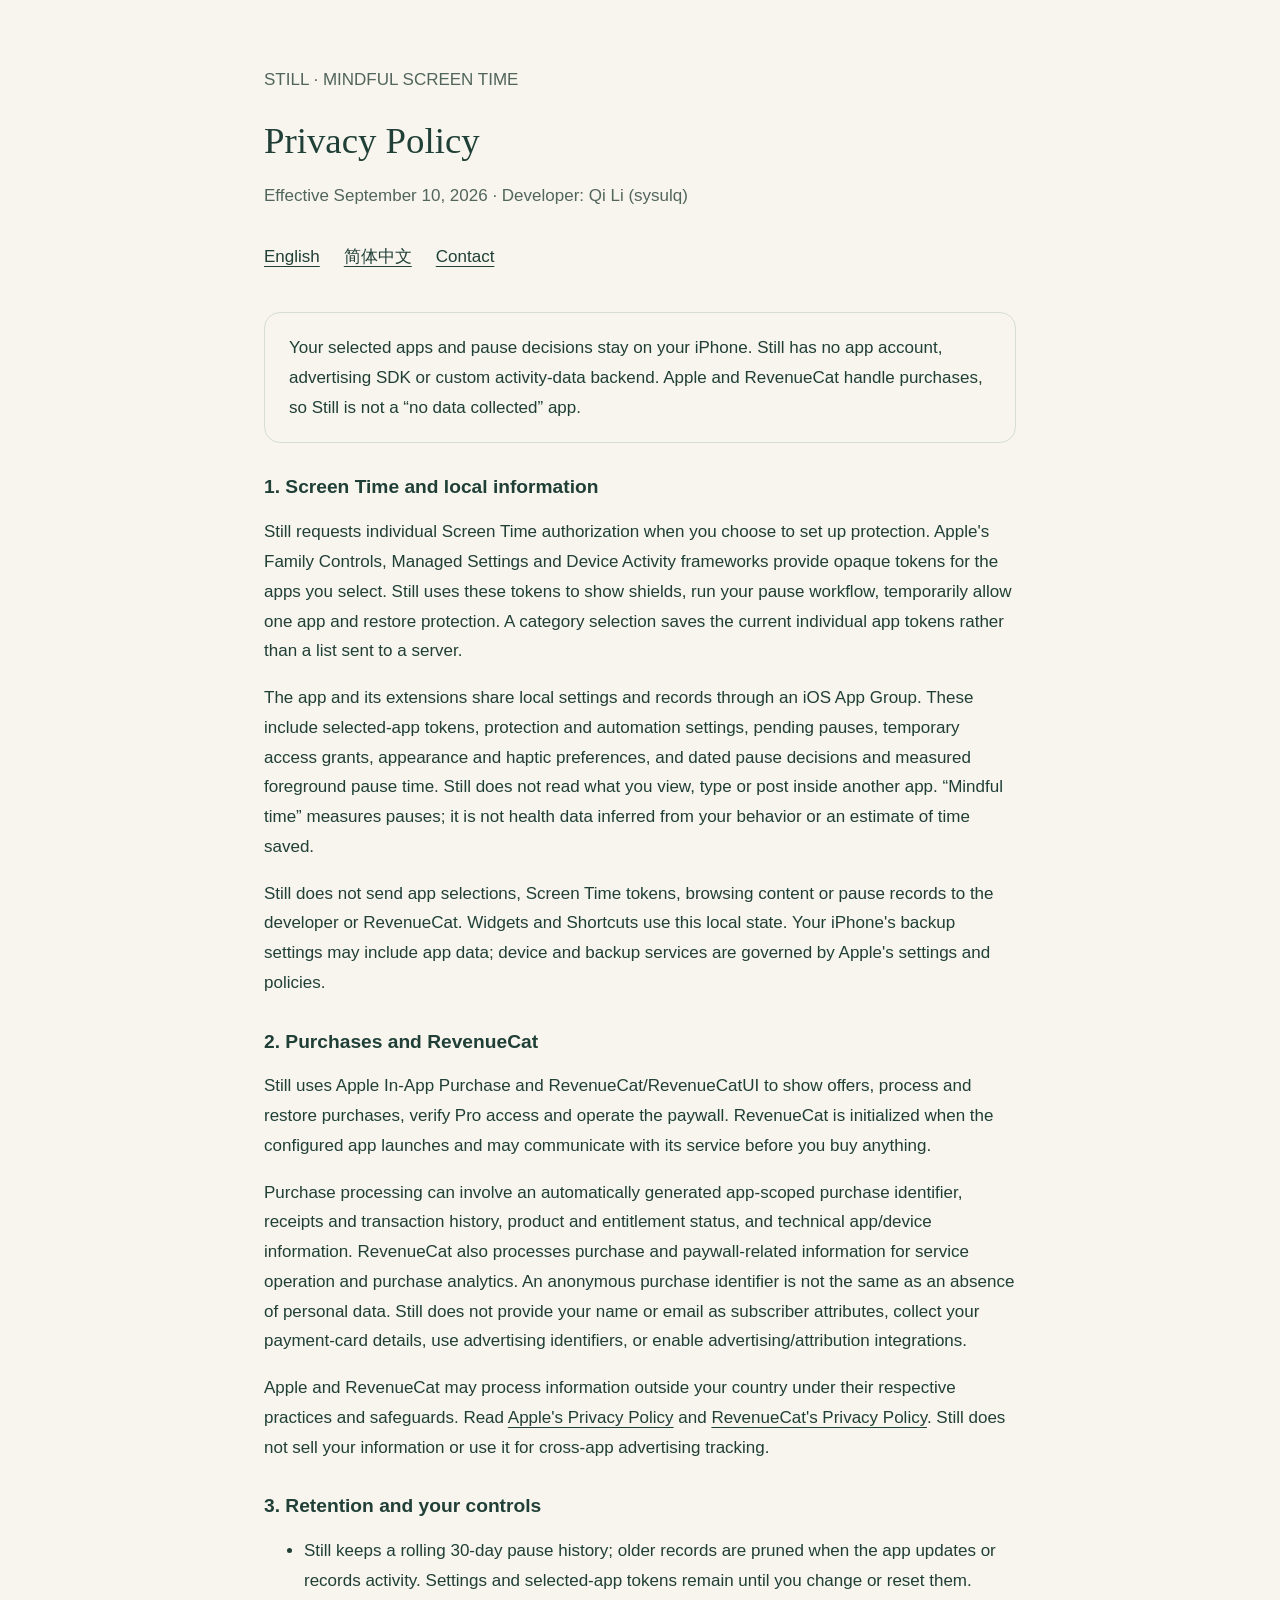
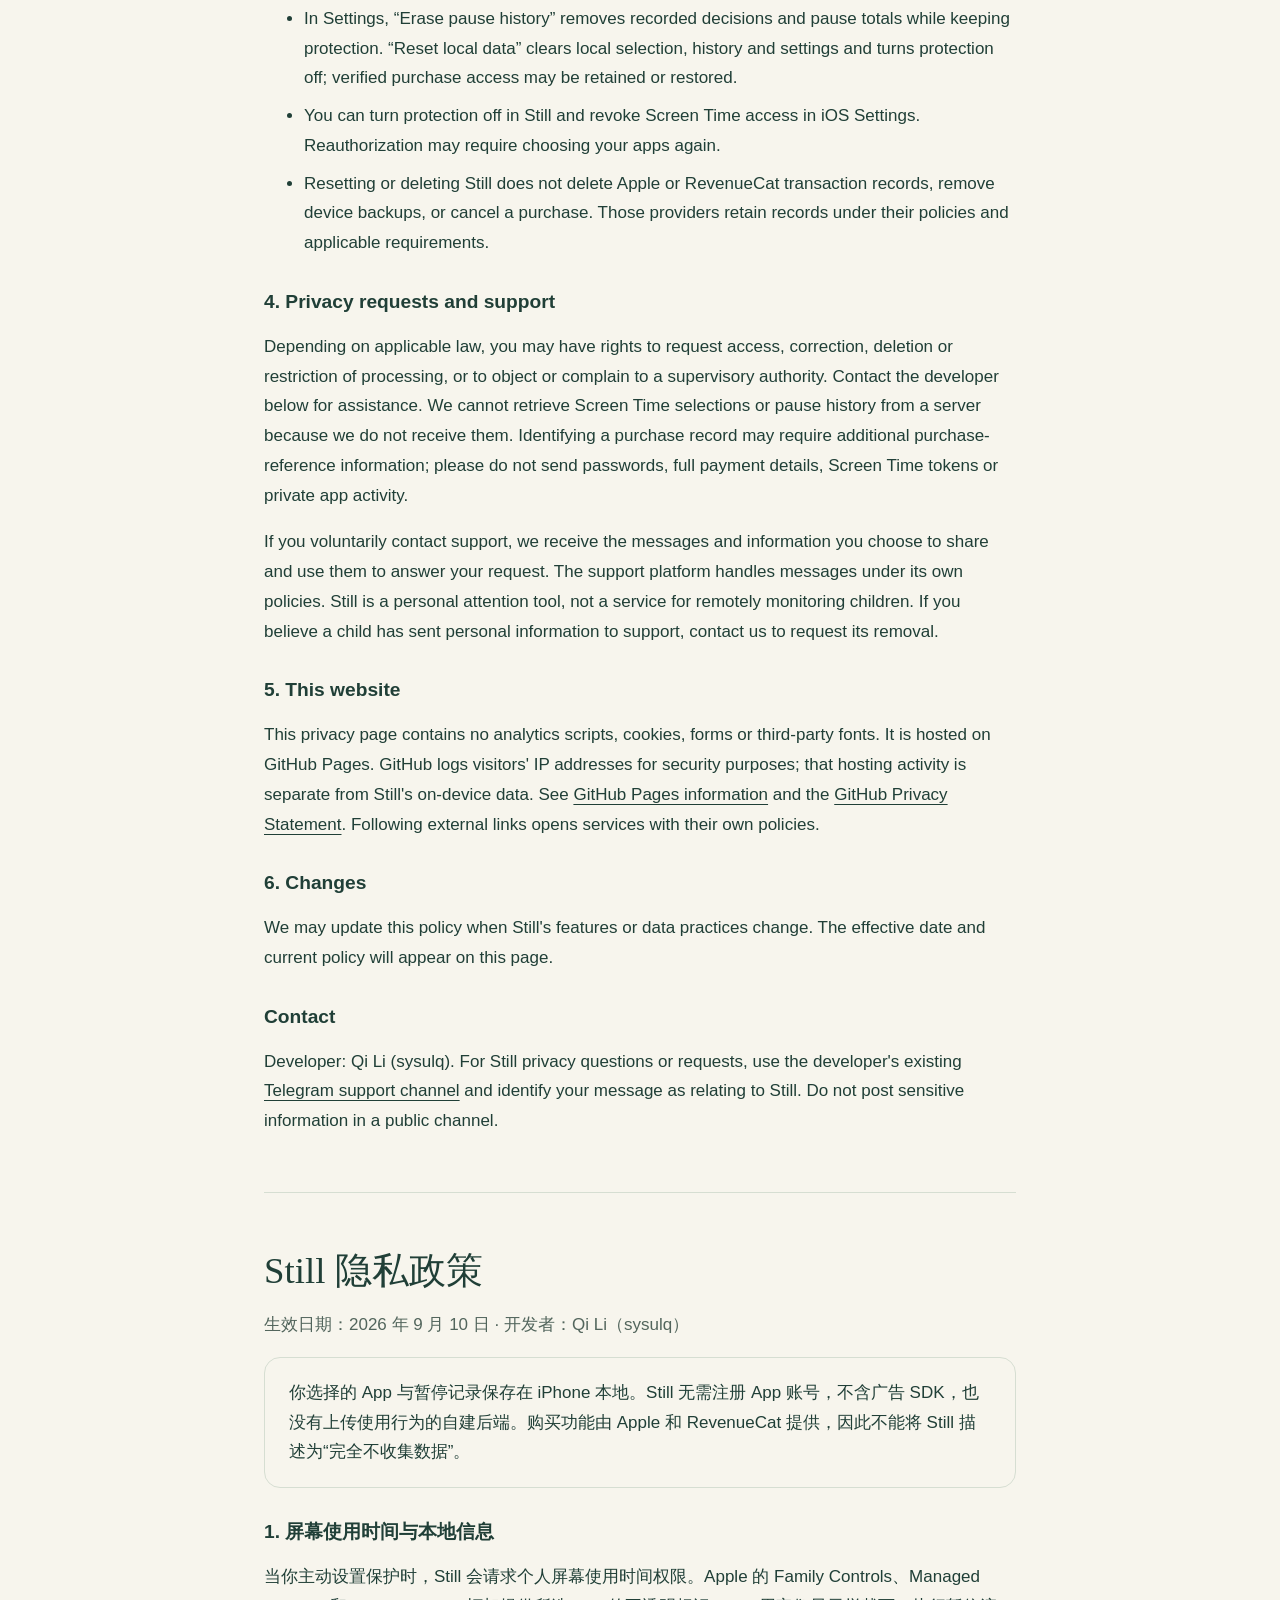
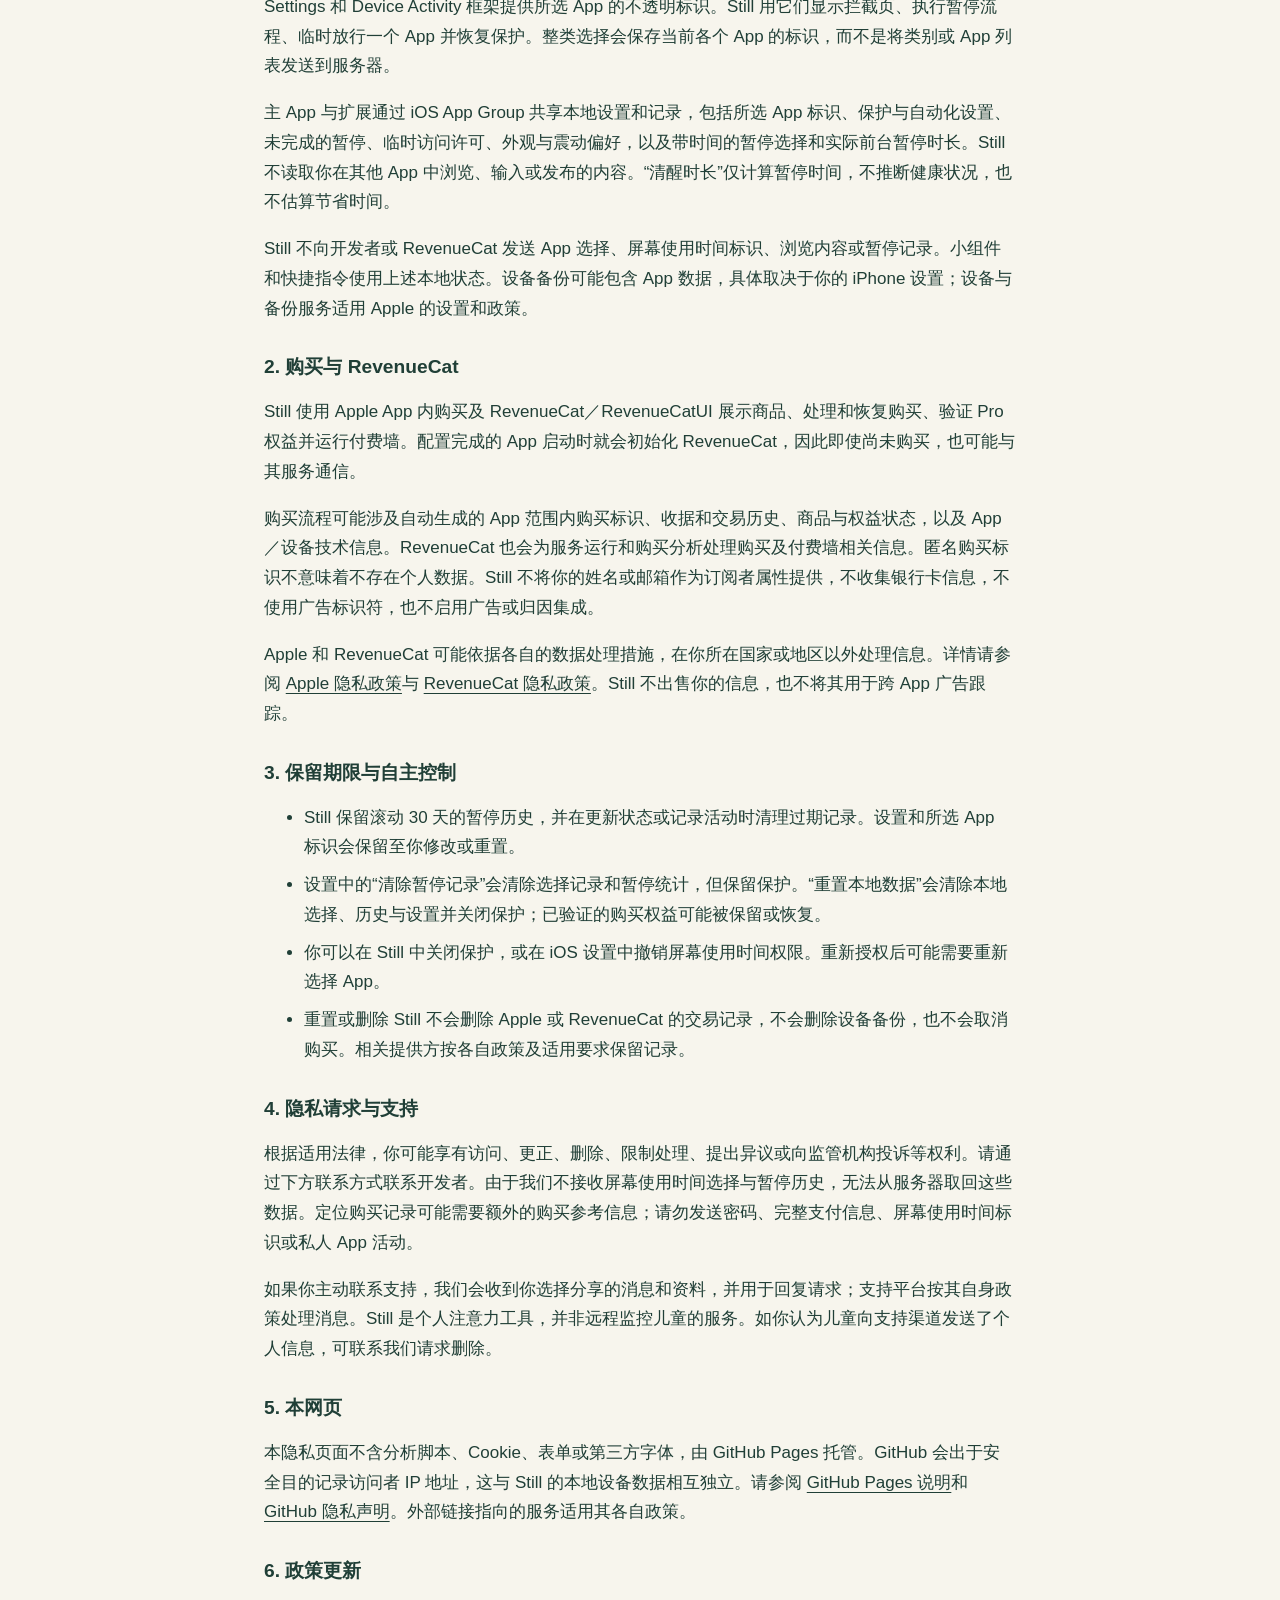
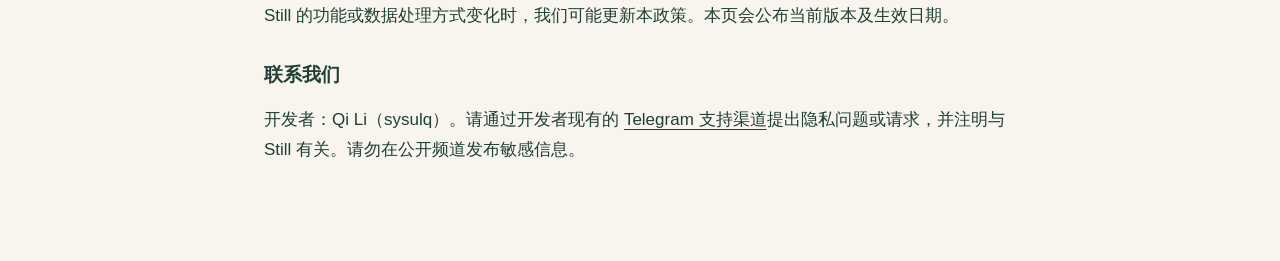
<file: static/still/privacy/index.html>
<!doctype html>
<html lang="en">
<head>
  <meta charset="utf-8">
  <meta name="viewport" content="width=device-width, initial-scale=1">
  <meta name="description" content="Still privacy policy: on-device Screen Time selections and pause records, purchase processing, and your controls.">
  <link rel="canonical" href="https://sysulq.github.io/still/privacy/">
  <title>Still Privacy Policy · 隐私政策</title>
  <style>
    :root { color-scheme: light; --paper: #f7f5ed; --ink: #203f37; --muted: #52655c; --line: #d6ded2; }
    * { box-sizing: border-box; }
    body { margin: 0; background: var(--paper); color: var(--ink); font: 17px/1.75 -apple-system, BlinkMacSystemFont, "Segoe UI", sans-serif; overflow-wrap: anywhere; }
    main { max-width: 800px; margin: auto; padding: 48px 24px 80px; }
    h1, h2 { line-height: 1.3; }
    h1 { font: 2.3rem/1.2 Georgia, serif; margin-bottom: 12px; }
    h2 { font-size: 1.2rem; margin-top: 32px; }
    a { color: inherit; text-decoration-thickness: 1px; text-underline-offset: 4px; }
    a:focus-visible { outline: 3px solid var(--ink); outline-offset: 5px; }
    nav { display: flex; flex-wrap: wrap; gap: 8px 24px; margin: 24px 0 32px; }
    nav a { padding: 8px 0; }
    .muted { color: var(--muted); }
    .summary { padding: 20px 24px; border: 1px solid var(--line); border-radius: 16px; }
    li { margin: 8px 0; }
    hr { margin: 56px 0; border: 0; border-top: 1px solid var(--line); }
    section { scroll-margin-top: 24px; }
    @media (max-width: 420px) { main { padding: 28px 20px 56px; } h1 { font-size: 2rem; } }
  </style>
</head>
<body>
<main>
  <header>
    <p class="muted">STILL · MINDFUL SCREEN TIME</p>
    <h1>Privacy Policy</h1>
    <p class="muted">Effective September 10, 2026 · Developer: Qi Li (sysulq)</p>
    <nav aria-label="Policy languages"><a href="#english">English</a><a href="#chinese" lang="zh-Hans">简体中文</a><a href="#contact">Contact</a></nav>
  </header>
  <section id="english" lang="en" aria-label="English privacy policy">
    <p class="summary">Your selected apps and pause decisions stay on your iPhone. Still has no app account, advertising SDK or custom activity-data backend. Apple and RevenueCat handle purchases, so Still is not a “no data collected” app.</p>
    <h2>1. Screen Time and local information</h2>
    <p>Still requests individual Screen Time authorization when you choose to set up protection. Apple's Family Controls, Managed Settings and Device Activity frameworks provide opaque tokens for the apps you select. Still uses these tokens to show shields, run your pause workflow, temporarily allow one app and restore protection. A category selection saves the current individual app tokens rather than a list sent to a server.</p>
    <p>The app and its extensions share local settings and records through an iOS App Group. These include selected-app tokens, protection and automation settings, pending pauses, temporary access grants, appearance and haptic preferences, and dated pause decisions and measured foreground pause time. Still does not read what you view, type or post inside another app. “Mindful time” measures pauses; it is not health data inferred from your behavior or an estimate of time saved.</p>
    <p>Still does not send app selections, Screen Time tokens, browsing content or pause records to the developer or RevenueCat. Widgets and Shortcuts use this local state. Your iPhone's backup settings may include app data; device and backup services are governed by Apple's settings and policies.</p>
    <h2>2. Purchases and RevenueCat</h2>
    <p>Still uses Apple In-App Purchase and RevenueCat/RevenueCatUI to show offers, process and restore purchases, verify Pro access and operate the paywall. RevenueCat is initialized when the configured app launches and may communicate with its service before you buy anything.</p>
    <p>Purchase processing can involve an automatically generated app-scoped purchase identifier, receipts and transaction history, product and entitlement status, and technical app/device information. RevenueCat also processes purchase and paywall-related information for service operation and purchase analytics. An anonymous purchase identifier is not the same as an absence of personal data. Still does not provide your name or email as subscriber attributes, collect your payment-card details, use advertising identifiers, or enable advertising/attribution integrations.</p>
    <p>Apple and RevenueCat may process information outside your country under their respective practices and safeguards. Read <a href="https://www.apple.com/legal/privacy/">Apple's Privacy Policy</a> and <a href="https://www.revenuecat.com/privacy/">RevenueCat's Privacy Policy</a>. Still does not sell your information or use it for cross-app advertising tracking.</p>
    <h2>3. Retention and your controls</h2>
    <ul>
      <li>Still keeps a rolling 30-day pause history; older records are pruned when the app updates or records activity. Settings and selected-app tokens remain until you change or reset them.</li>
      <li>In Settings, “Erase pause history” removes recorded decisions and pause totals while keeping protection. “Reset local data” clears local selection, history and settings and turns protection off; verified purchase access may be retained or restored.</li>
      <li>You can turn protection off in Still and revoke Screen Time access in iOS Settings. Reauthorization may require choosing your apps again.</li>
      <li>Resetting or deleting Still does not delete Apple or RevenueCat transaction records, remove device backups, or cancel a purchase. Those providers retain records under their policies and applicable requirements.</li>
    </ul>
    <h2>4. Privacy requests and support</h2>
    <p>Depending on applicable law, you may have rights to request access, correction, deletion or restriction of processing, or to object or complain to a supervisory authority. Contact the developer below for assistance. We cannot retrieve Screen Time selections or pause history from a server because we do not receive them. Identifying a purchase record may require additional purchase-reference information; please do not send passwords, full payment details, Screen Time tokens or private app activity.</p>
    <p>If you voluntarily contact support, we receive the messages and information you choose to share and use them to answer your request. The support platform handles messages under its own policies. Still is a personal attention tool, not a service for remotely monitoring children. If you believe a child has sent personal information to support, contact us to request its removal.</p>
    <h2>5. This website</h2>
    <p>This privacy page contains no analytics scripts, cookies, forms or third-party fonts. It is hosted on GitHub Pages. GitHub logs visitors' IP addresses for security purposes; that hosting activity is separate from Still's on-device data. See <a href="https://docs.github.com/en/pages/getting-started-with-github-pages/what-is-github-pages">GitHub Pages information</a> and the <a href="https://docs.github.com/en/site-policy/privacy-policies/github-general-privacy-statement">GitHub Privacy Statement</a>. Following external links opens services with their own policies.</p>
    <h2>6. Changes</h2>
    <p>We may update this policy when Still's features or data practices change. The effective date and current policy will appear on this page.</p>
    <h2 id="contact">Contact</h2>
    <p>Developer: Qi Li (sysulq). For Still privacy questions or requests, use the developer's existing <a href="https://t.me/AICut_Official">Telegram support channel</a> and identify your message as relating to Still. Do not post sensitive information in a public channel.</p>
  </section>
  <hr>
  <section id="chinese" lang="zh-Hans" aria-label="简体中文隐私政策">
    <h1>Still 隐私政策</h1>
    <p class="muted">生效日期：2026 年 9 月 10 日 · 开发者：Qi Li（sysulq）</p>
    <p class="summary">你选择的 App 与暂停记录保存在 iPhone 本地。Still 无需注册 App 账号，不含广告 SDK，也没有上传使用行为的自建后端。购买功能由 Apple 和 RevenueCat 提供，因此不能将 Still 描述为“完全不收集数据”。</p>
    <h2>1. 屏幕使用时间与本地信息</h2>
    <p>当你主动设置保护时，Still 会请求个人屏幕使用时间权限。Apple 的 Family Controls、Managed Settings 和 Device Activity 框架提供所选 App 的不透明标识。Still 用它们显示拦截页、执行暂停流程、临时放行一个 App 并恢复保护。整类选择会保存当前各个 App 的标识，而不是将类别或 App 列表发送到服务器。</p>
    <p>主 App 与扩展通过 iOS App Group 共享本地设置和记录，包括所选 App 标识、保护与自动化设置、未完成的暂停、临时访问许可、外观与震动偏好，以及带时间的暂停选择和实际前台暂停时长。Still 不读取你在其他 App 中浏览、输入或发布的内容。“清醒时长”仅计算暂停时间，不推断健康状况，也不估算节省时间。</p>
    <p>Still 不向开发者或 RevenueCat 发送 App 选择、屏幕使用时间标识、浏览内容或暂停记录。小组件和快捷指令使用上述本地状态。设备备份可能包含 App 数据，具体取决于你的 iPhone 设置；设备与备份服务适用 Apple 的设置和政策。</p>
    <h2>2. 购买与 RevenueCat</h2>
    <p>Still 使用 Apple App 内购买及 RevenueCat／RevenueCatUI 展示商品、处理和恢复购买、验证 Pro 权益并运行付费墙。配置完成的 App 启动时就会初始化 RevenueCat，因此即使尚未购买，也可能与其服务通信。</p>
    <p>购买流程可能涉及自动生成的 App 范围内购买标识、收据和交易历史、商品与权益状态，以及 App／设备技术信息。RevenueCat 也会为服务运行和购买分析处理购买及付费墙相关信息。匿名购买标识不意味着不存在个人数据。Still 不将你的姓名或邮箱作为订阅者属性提供，不收集银行卡信息，不使用广告标识符，也不启用广告或归因集成。</p>
    <p>Apple 和 RevenueCat 可能依据各自的数据处理措施，在你所在国家或地区以外处理信息。详情请参阅 <a href="https://www.apple.com/legal/privacy/">Apple 隐私政策</a>与 <a href="https://www.revenuecat.com/privacy/">RevenueCat 隐私政策</a>。Still 不出售你的信息，也不将其用于跨 App 广告跟踪。</p>
    <h2>3. 保留期限与自主控制</h2>
    <ul>
      <li>Still 保留滚动 30 天的暂停历史，并在更新状态或记录活动时清理过期记录。设置和所选 App 标识会保留至你修改或重置。</li>
      <li>设置中的“清除暂停记录”会清除选择记录和暂停统计，但保留保护。“重置本地数据”会清除本地选择、历史与设置并关闭保护；已验证的购买权益可能被保留或恢复。</li>
      <li>你可以在 Still 中关闭保护，或在 iOS 设置中撤销屏幕使用时间权限。重新授权后可能需要重新选择 App。</li>
      <li>重置或删除 Still 不会删除 Apple 或 RevenueCat 的交易记录，不会删除设备备份，也不会取消购买。相关提供方按各自政策及适用要求保留记录。</li>
    </ul>
    <h2>4. 隐私请求与支持</h2>
    <p>根据适用法律，你可能享有访问、更正、删除、限制处理、提出异议或向监管机构投诉等权利。请通过下方联系方式联系开发者。由于我们不接收屏幕使用时间选择与暂停历史，无法从服务器取回这些数据。定位购买记录可能需要额外的购买参考信息；请勿发送密码、完整支付信息、屏幕使用时间标识或私人 App 活动。</p>
    <p>如果你主动联系支持，我们会收到你选择分享的消息和资料，并用于回复请求；支持平台按其自身政策处理消息。Still 是个人注意力工具，并非远程监控儿童的服务。如你认为儿童向支持渠道发送了个人信息，可联系我们请求删除。</p>
    <h2>5. 本网页</h2>
    <p>本隐私页面不含分析脚本、Cookie、表单或第三方字体，由 GitHub Pages 托管。GitHub 会出于安全目的记录访问者 IP 地址，这与 Still 的本地设备数据相互独立。请参阅 <a href="https://docs.github.com/en/pages/getting-started-with-github-pages/what-is-github-pages">GitHub Pages 说明</a>和 <a href="https://docs.github.com/en/site-policy/privacy-policies/github-general-privacy-statement">GitHub 隐私声明</a>。外部链接指向的服务适用其各自政策。</p>
    <h2>6. 政策更新</h2>
    <p>Still 的功能或数据处理方式变化时，我们可能更新本政策。本页会公布当前版本及生效日期。</p>
    <h2>联系我们</h2>
    <p>开发者：Qi Li（sysulq）。请通过开发者现有的 <a href="https://t.me/AICut_Official">Telegram 支持渠道</a>提出隐私问题或请求，并注明与 Still 有关。请勿在公开频道发布敏感信息。</p>
  </section>
</main>
</body>
</html>
</file>
<file: static/bill-atlas/style.css>
:root{color-scheme:light dark;--bg:#f4f6f3;--fg:#172d2c;--muted:#536966;--card:#fff;--line:#d9e2dc;--accent:#08756f}*{box-sizing:border-box}body{margin:0;background:var(--bg);color:var(--fg);font:17px/1.75 -apple-system,BlinkMacSystemFont,"Segoe UI",sans-serif}main{max-width:880px;margin:auto;padding:42px 24px 76px}nav{display:flex;flex-wrap:wrap;gap:12px 24px;font-size:15px;margin:22px 0 40px}a{color:var(--accent);text-underline-offset:4px}a:focus-visible{outline:3px solid var(--accent);outline-offset:5px}.brand{display:flex;align-items:center;gap:18px}.brand img{width:76px;height:76px;border-radius:18px}h1{font-size:clamp(2.4rem,8vw,4.2rem);line-height:1.07;letter-spacing:-.045em;margin:22px 0}h2{font-size:1.4rem;line-height:1.3;margin-top:36px}h3{font-size:1.05rem;margin-top:28px}.lead{font-size:1.25rem;color:var(--muted);max-width:680px}.eyebrow{font-size:13px;font-weight:650;letter-spacing:.14em;text-transform:uppercase;color:var(--accent)}.cards{display:grid;grid-template-columns:repeat(auto-fit,minmax(220px,1fr));gap:16px;margin:32px 0}.card{padding:24px;background:var(--card);border:1px solid var(--line);border-radius:24px}.card h2{margin-top:0}hr{border:0;border-top:1px solid var(--line);margin:48px 0}.muted,footer{color:var(--muted);font-size:14px}footer{margin-top:50px}section{scroll-margin-top:24px}@media(prefers-color-scheme:dark){:root{--bg:#0e201f;--fg:#e7eeea;--muted:#a9bcb5;--card:#182e2b;--line:#35504b;--accent:#8fd9c6}}@media(prefers-reduced-motion:no-preference){a{transition:color .15s}}
</file>
